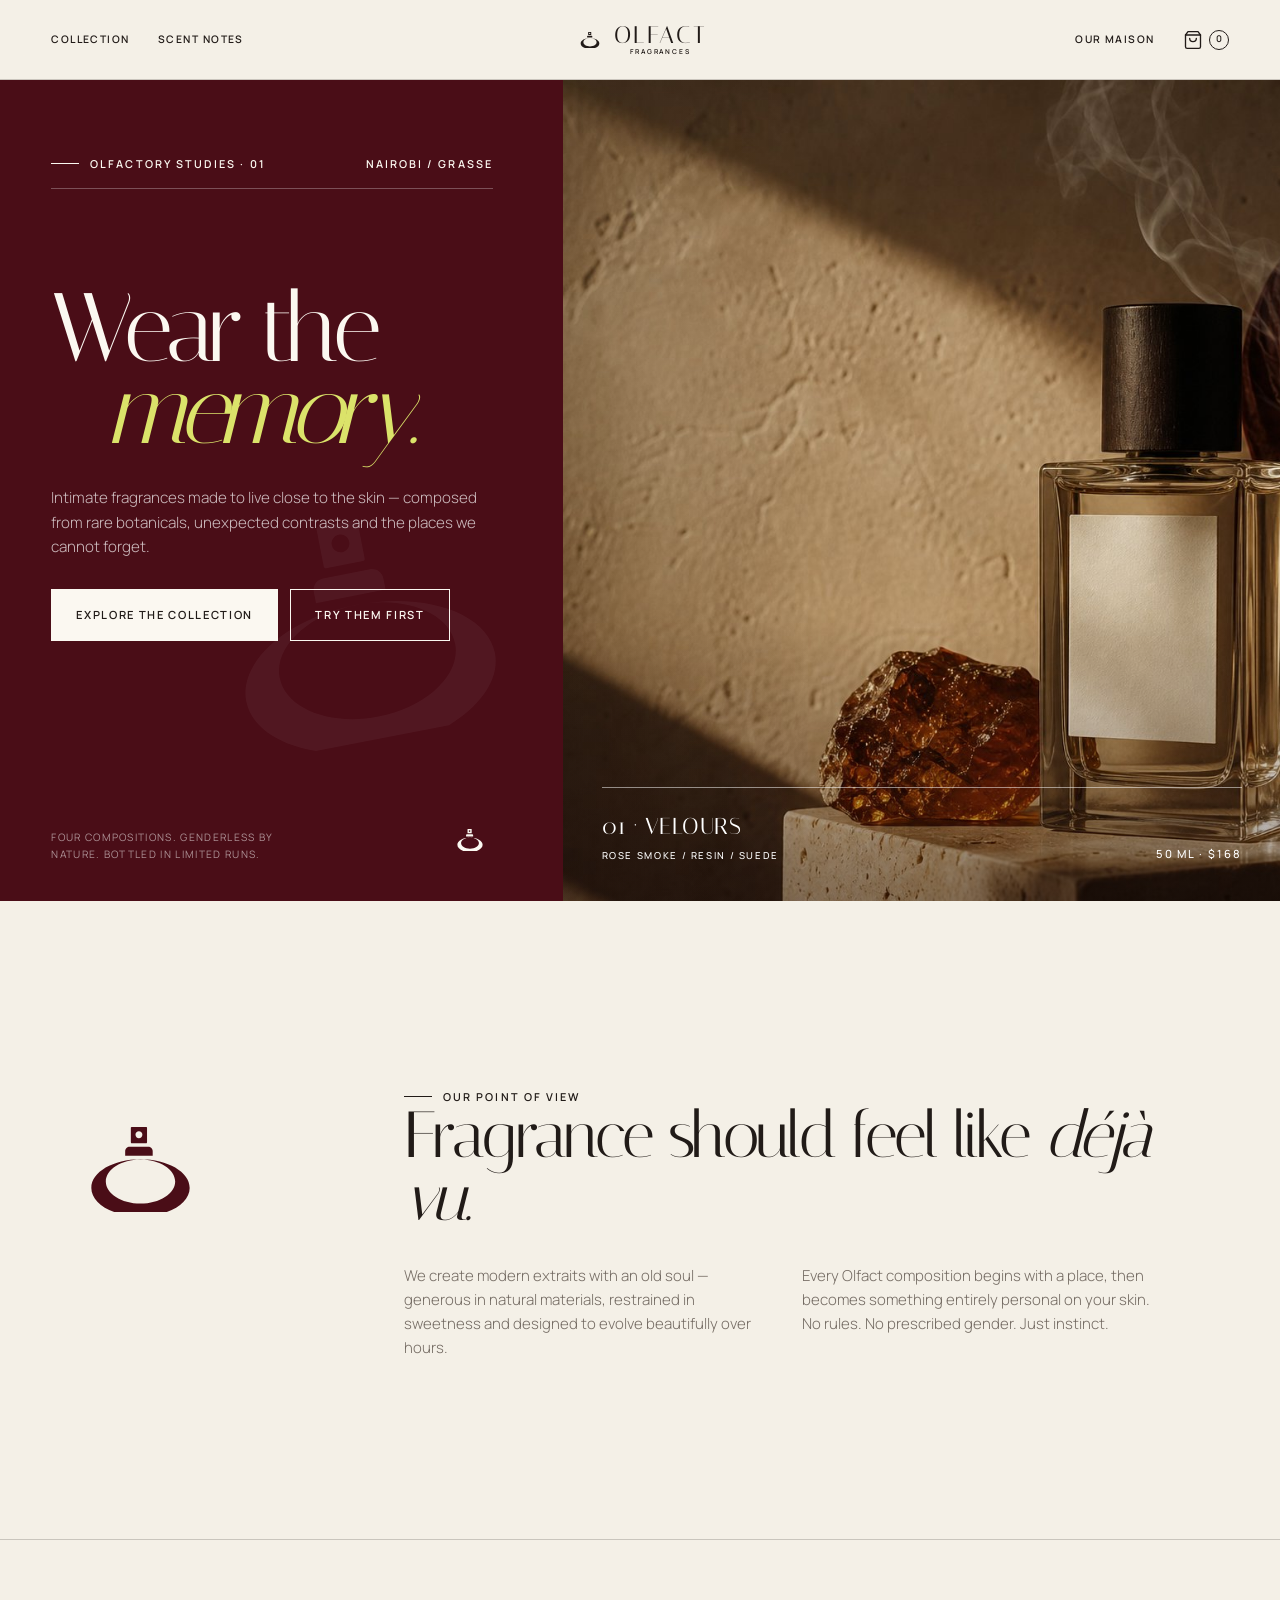
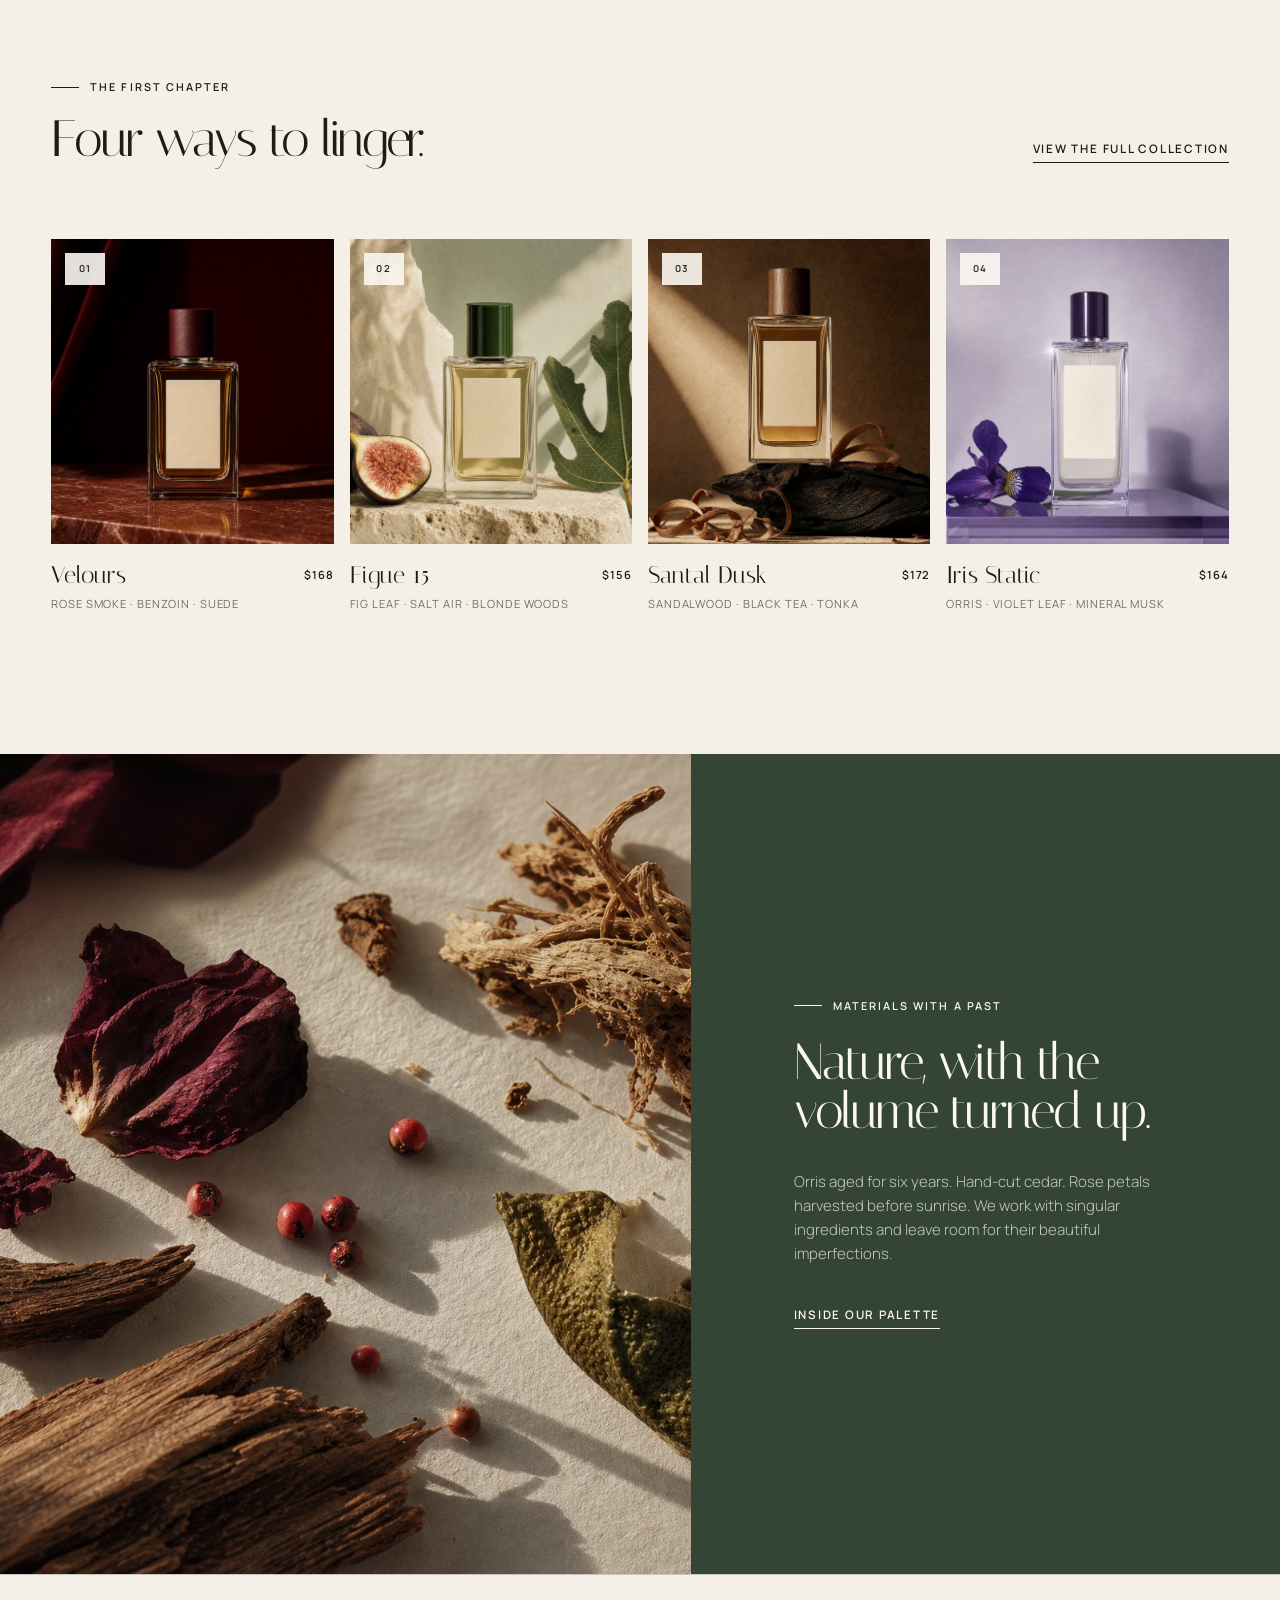
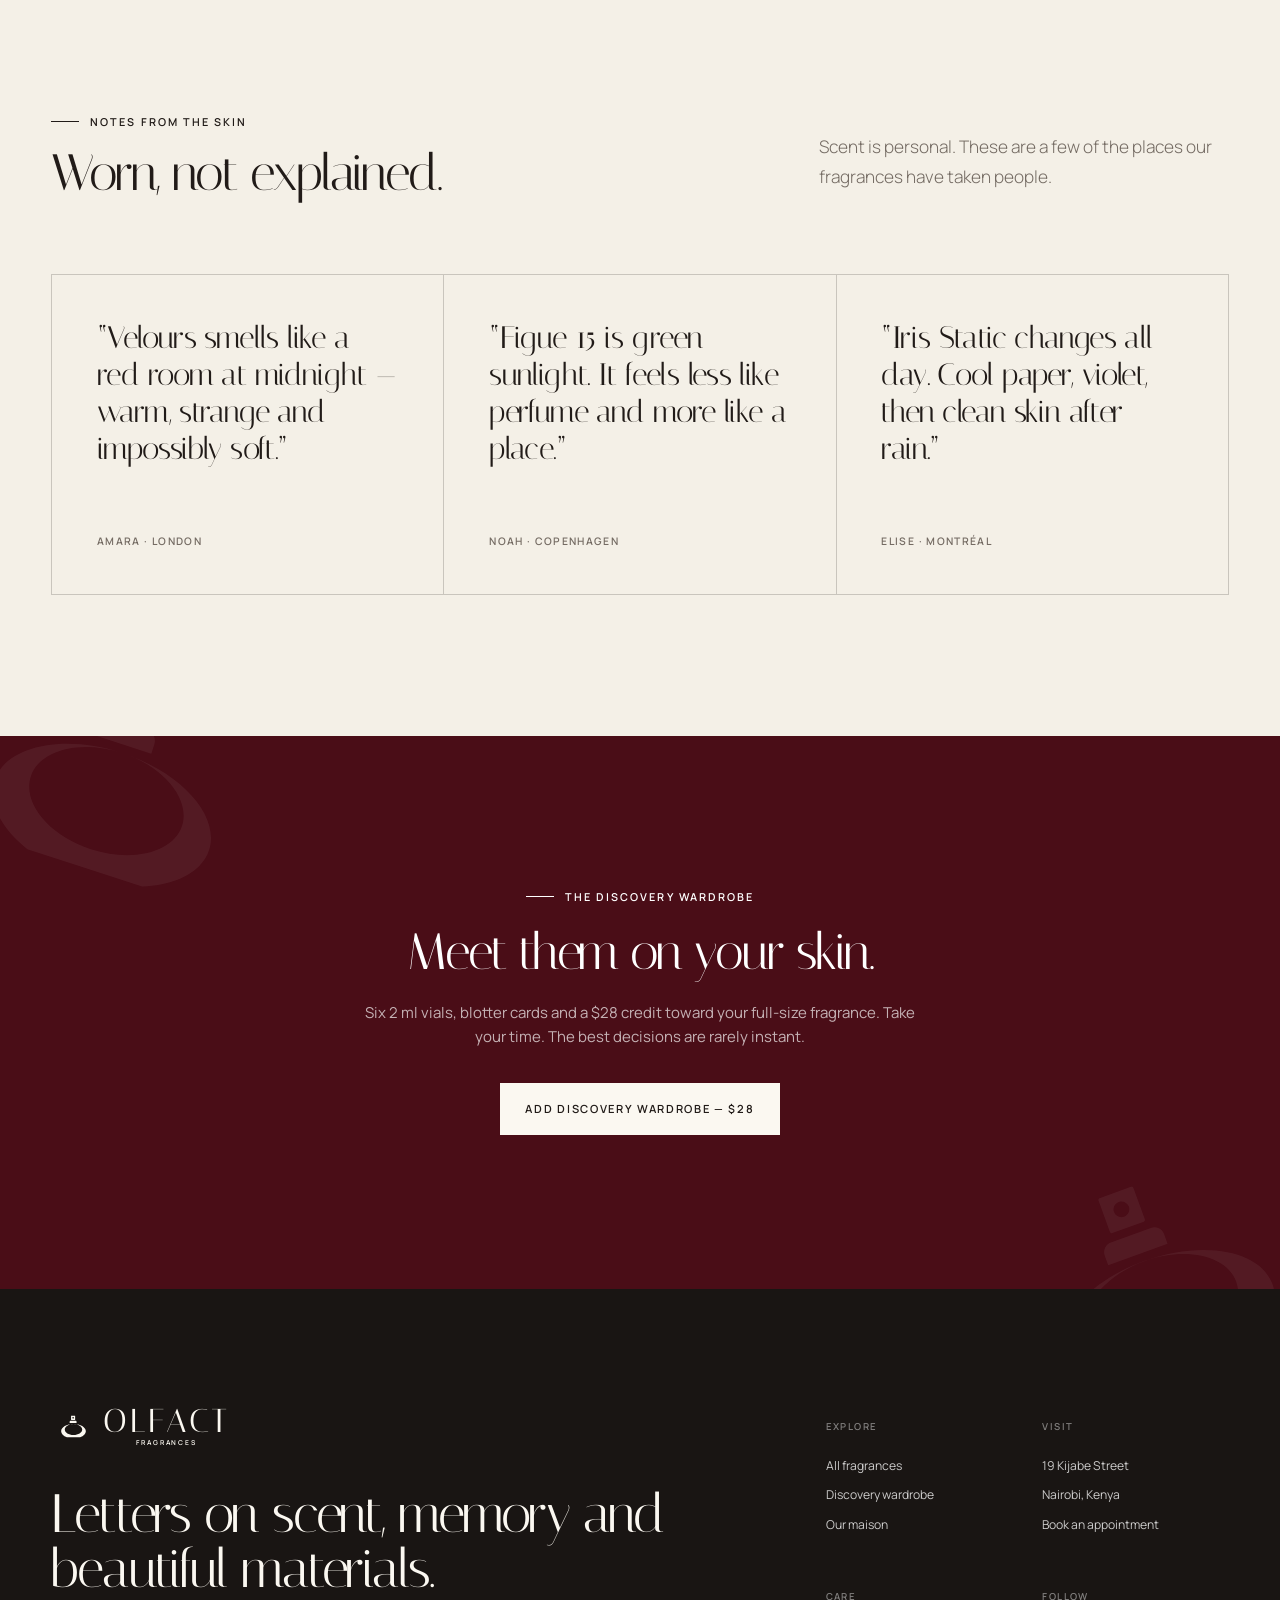
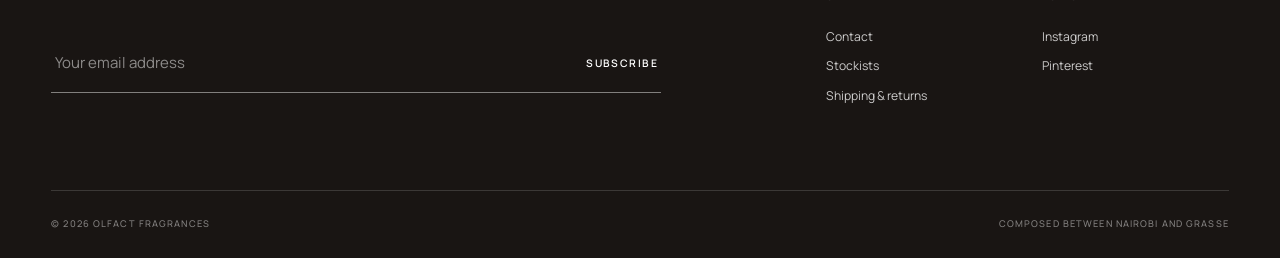
<file: index.html>
<!doctype html>
<html lang="en">
<head>
  <meta charset="UTF-8">
  <meta name="viewport" content="width=device-width, initial-scale=1.0">
  <meta name="theme-color" content="#4a0d17">
  <meta name="description" content="Olfact Fragrances creates slow, evocative eau de parfums shaped by memory, nature and the art of composition.">
  <meta property="og:title" content="Olfact Fragrances — Wear the memory">
  <meta property="og:description" content="Independent fragrances composed slowly between Nairobi and Grasse.">
  <meta property="og:image" content="assets/images/hero-olfact.jpg">
  <meta property="og:type" content="website">
  <title>Olfact Fragrances — Wear the memory</title>
  <link rel="icon" href="assets/olfact-mark.svg" type="image/svg+xml">
  <link rel="preconnect" href="https://fonts.googleapis.com">
  <link rel="preconnect" href="https://fonts.gstatic.com" crossorigin>
  <link rel="stylesheet" href="styles.css">
  <script src="script.js" defer></script>
</head>
<body data-page="home">
  <a class="skip-link" href="#main-content">Skip to content</a>

  <header class="site-header">
    <div class="header-inner">
      <nav class="header-nav" aria-label="Primary navigation">
        <a href="collection.html">Collection</a>
        <a href="collection.html#notes">Scent notes</a>
      </nav>
      <button class="mobile-menu-button" type="button" aria-expanded="false" aria-controls="mobile-navigation" aria-label="Open menu">
        <svg class="header-icon header-icon--menu" width="20" height="20" viewBox="0 0 24 24" fill="none" stroke="currentColor" stroke-width="1.6" stroke-linecap="round" stroke-linejoin="round" aria-hidden="true">
          <line x1="4" y1="6" x2="20" y2="6"></line>
          <line x1="4" y1="12" x2="20" y2="12"></line>
          <line x1="4" y1="18" x2="20" y2="18"></line>
        </svg>
        <span class="sr-only">Menu</span>
      </button>
      <a class="brand" href="index.html" aria-label="Olfact Fragrances home">
        <span class="mark-icon" aria-hidden="true"></span>
        <span>
          <span class="brand-word">OLFACT</span>
          <span class="brand-sub">FRAGRANCES</span>
        </span>
      </a>
      <nav class="header-nav header-nav--right" aria-label="Secondary navigation">
        <a href="maison.html">Our maison</a>
        <button class="header-action js-bag-open" type="button" aria-haspopup="dialog" aria-label="Shopping bag">
          <svg class="header-icon header-icon--bag" width="20" height="20" viewBox="0 0 24 24" fill="none" stroke="currentColor" stroke-width="1.6" stroke-linecap="round" stroke-linejoin="round" aria-hidden="true">
            <path d="M6 2 3 6v14a2 2 0 0 0 2 2h14a2 2 0 0 0 2-2V6l-3-4Z"></path>
            <line x1="3" y1="6" x2="21" y2="6"></line>
            <path d="M16 10a4 4 0 0 1-8 0"></path>
          </svg>
          <span class="bag-label sr-only">Bag</span>
          <span class="bag-count">0</span>
        </button>
      </nav>
      <button class="header-action mobile-bag js-bag-open" type="button" aria-haspopup="dialog" aria-label="Shopping bag">
        <svg class="header-icon header-icon--bag" width="20" height="20" viewBox="0 0 24 24" fill="none" stroke="currentColor" stroke-width="1.6" stroke-linecap="round" stroke-linejoin="round" aria-hidden="true">
            <path d="M6 2 3 6v14a2 2 0 0 0 2 2h14a2 2 0 0 0 2-2V6l-3-4Z"></path>
            <line x1="3" y1="6" x2="21" y2="6"></line>
            <path d="M16 10a4 4 0 0 1-8 0"></path>
        </svg>
        <span class="bag-label sr-only">Bag</span>
        <span class="bag-count">0</span>
      </button>
    </div>
  </header>

  <nav class="mobile-nav" id="mobile-navigation" aria-label="Mobile navigation" aria-hidden="true">
    <div class="mobile-nav-head">
      <a class="brand" href="index.html" aria-label="Olfact Fragrances home">
        <span class="mark-icon" aria-hidden="true"></span>
        <span class="brand-word">OLFACT</span>
      </a>
      <button class="mobile-nav-close" type="button">Close</button>
    </div>
    <div class="mobile-nav-links">
      <a href="index.html" aria-current="page">Home</a>
      <a href="collection.html">Collection</a>
      <a href="maison.html">Our maison</a>
    </div>
    <div class="mobile-nav-foot"><span>Nairobi</span><span>Grasse</span><span>Est. 2024</span></div>
  </nav>

  <main id="main-content">
    <section class="hero-home" aria-labelledby="home-hero-title">
      <div class="hero-copy">
        <div>
          <div class="hero-kicker">
            <span class="eyebrow">Olfactory studies · 01</span>
            <span class="micro-label">Nairobi / Grasse</span>
          </div>
          <h1 class="hero-title" id="home-hero-title">Wear the <em>memory.</em></h1>
          <p class="hero-lede">Intimate fragrances made to live close to the skin — composed from rare botanicals, unexpected contrasts and the places we cannot forget.</p>
          <div class="hero-actions">
            <a class="button button--paper" href="collection.html">Explore the collection</a>
            <button class="button button--outline" type="button" data-add-to-bag data-name="Discovery Wardrobe" data-price="28" data-image="assets/images/botanicals.jpg" data-size="Six 2 ml vials">Try them first</button>
          </div>
        </div>
        <div class="hero-foot">
          <p>Four compositions. Genderless by nature. Bottled in limited runs.</p>
          <span class="mark-icon" aria-hidden="true" style="width:46px"></span>
        </div>
      </div>
      <div class="hero-visual">
        <img src="assets/images/hero-olfact.jpg" alt="Olfact fragrance bottle beside amber resin and a burgundy anthurium" fetchpriority="high">
        <div class="hero-product-tag">
          <span><strong>01 · Velours</strong>Rose smoke / Resin / Suede</span>
          <span class="hero-price">50 ml · $168</span>
        </div>
      </div>
    </section>

    <section class="shell intro-statement" aria-labelledby="intro-title">
      <div class="reveal"><span class="mark-icon" aria-hidden="true"></span></div>
      <div class="intro-statement-copy reveal reveal-delay-1">
        <span class="eyebrow">Our point of view</span>
        <h2 class="section-title" id="intro-title">Fragrance should feel like <em>déjà vu.</em></h2>
        <div class="intro-statement-meta">
          <p>We create modern extraits with an old soul — generous in natural materials, restrained in sweetness and designed to evolve beautifully over hours.</p>
          <p>Every Olfact composition begins with a place, then becomes something entirely personal on your skin. No rules. No prescribed gender. Just instinct.</p>
        </div>
      </div>
    </section>

    <section class="product-section section-pad" aria-labelledby="featured-title">
      <div class="shell">
        <div class="section-head reveal">
          <div class="section-head-copy">
            <span class="eyebrow">The first chapter</span>
            <h2 class="section-title section-title--small" id="featured-title">Four ways to linger.</h2>
          </div>
          <a class="text-link" href="collection.html">View the full collection</a>
        </div>

        <div class="product-grid">
          <article class="product-card reveal" data-family="floral amber">
            <div class="product-media">
              <img src="assets/images/no-01-velours.jpg" alt="Velours fragrance bottle on oxblood stone" loading="lazy">
              <span class="product-number">01</span>
              <button class="product-quick-add" type="button" data-add-to-bag data-name="01 · Velours" data-price="168" data-image="assets/images/no-01-velours.jpg" data-size="Eau de parfum · 50 ml">Add 50 ml — $168</button>
            </div>
            <div class="product-info">
              <h3 class="product-name">Velours</h3><span class="product-price">$168</span>
              <p class="product-notes">Rose smoke · Benzoin · Suede</p>
            </div>
          </article>

          <article class="product-card reveal reveal-delay-1" data-family="green fresh">
            <div class="product-media">
              <img src="assets/images/no-02-figue.jpg" alt="Figue 15 fragrance bottle with fresh figs and a fig leaf" loading="lazy">
              <span class="product-number">02</span>
              <button class="product-quick-add" type="button" data-add-to-bag data-name="02 · Figue 15" data-price="156" data-image="assets/images/no-02-figue.jpg" data-size="Eau de parfum · 50 ml">Add 50 ml — $156</button>
            </div>
            <div class="product-info">
              <h3 class="product-name">Figue 15</h3><span class="product-price">$156</span>
              <p class="product-notes">Fig leaf · Salt air · Blonde woods</p>
            </div>
          </article>

          <article class="product-card reveal" data-family="woody amber">
            <div class="product-media">
              <img src="assets/images/no-03-santal.jpg" alt="Santal Dusk fragrance bottle with sandalwood curls" loading="lazy">
              <span class="product-number">03</span>
              <button class="product-quick-add" type="button" data-add-to-bag data-name="03 · Santal Dusk" data-price="172" data-image="assets/images/no-03-santal.jpg" data-size="Eau de parfum · 50 ml">Add 50 ml — $172</button>
            </div>
            <div class="product-info">
              <h3 class="product-name">Santal Dusk</h3><span class="product-price">$172</span>
              <p class="product-notes">Sandalwood · Black tea · Tonka</p>
            </div>
          </article>

          <article class="product-card reveal reveal-delay-1" data-family="floral fresh">
            <div class="product-media">
              <img src="assets/images/no-04-iris.jpg" alt="Iris Static fragrance bottle and violet iris on a mirrored plinth" loading="lazy">
              <span class="product-number">04</span>
              <button class="product-quick-add" type="button" data-add-to-bag data-name="04 · Iris Static" data-price="164" data-image="assets/images/no-04-iris.jpg" data-size="Eau de parfum · 50 ml">Add 50 ml — $164</button>
            </div>
            <div class="product-info">
              <h3 class="product-name">Iris Static</h3><span class="product-price">$164</span>
              <p class="product-notes">Orris · Violet leaf · Mineral musk</p>
            </div>
          </article>
        </div>
      </div>
    </section>

    <section class="editorial-split" aria-labelledby="materials-title">
      <div class="editorial-image">
        <img src="assets/images/botanicals.jpg" alt="Orris root, cedar, rose petals and pink pepper arranged on handmade paper" loading="lazy">
      </div>
      <div class="editorial-copy reveal">
        <span class="eyebrow">Materials with a past</span>
        <h2 class="section-title section-title--small" id="materials-title">Nature, with the volume turned up.</h2>
        <p>Orris aged for six years. Hand-cut cedar. Rose petals harvested before sunrise. We work with singular ingredients and leave room for their beautiful imperfections.</p>
        <a class="text-link" href="maison.html#materials">Inside our palette</a>
      </div>
    </section>

    <section class="testimonial-section section-pad" aria-labelledby="voices-title">
      <div class="shell">
        <div class="section-head reveal">
          <div class="section-head-copy">
            <span class="eyebrow">Notes from the skin</span>
            <h2 class="section-title section-title--small" id="voices-title">Worn, not explained.</h2>
          </div>
          <p class="lede">Scent is personal. These are a few of the places our fragrances have taken people.</p>
        </div>
        <div class="quote-grid">
          <article class="quote-card reveal">
            <blockquote>“Velours smells like a red room at midnight — warm, strange and impossibly soft.”</blockquote>
            <footer>Amara · London</footer>
          </article>
          <article class="quote-card reveal reveal-delay-1">
            <blockquote>“Figue 15 is green sunlight. It feels less like perfume and more like a place.”</blockquote>
            <footer>Noah · Copenhagen</footer>
          </article>
          <article class="quote-card reveal reveal-delay-2">
            <blockquote>“Iris Static changes all day. Cool paper, violet, then clean skin after rain.”</blockquote>
            <footer>Elise · Montréal</footer>
          </article>
        </div>
      </div>
    </section>

    <section class="discovery-banner" aria-labelledby="discovery-title">
      <div class="discovery-banner-inner reveal">
        <span class="eyebrow">The discovery wardrobe</span>
        <h2 class="section-title section-title--small" id="discovery-title">Meet them on your skin.</h2>
        <p>Six 2 ml vials, blotter cards and a $28 credit toward your full-size fragrance. Take your time. The best decisions are rarely instant.</p>
        <button class="button button--paper" type="button" data-add-to-bag data-name="Discovery Wardrobe" data-price="28" data-image="assets/images/botanicals.jpg" data-size="Six 2 ml vials">Add discovery wardrobe — $28</button>
      </div>
    </section>
  </main>

  <footer class="site-footer">
    <div class="shell footer-main">
      <div class="footer-brand">
        <a class="brand" href="index.html" aria-label="Olfact Fragrances home">
          <span class="mark-icon" aria-hidden="true"></span>
          <span><span class="brand-word">OLFACT</span><span class="brand-sub">FRAGRANCES</span></span>
        </a>
        <h2 class="footer-title">Letters on scent, memory and beautiful materials.</h2>
        <form class="newsletter-form" data-newsletter-form>
          <label class="sr-only" for="email-home">Email address</label>
          <input id="email-home" name="email" type="email" autocomplete="email" placeholder="Your email address" required>
          <button type="submit">Subscribe</button>
        </form>
        <p class="form-message" aria-live="polite"></p>
      </div>
      <div class="footer-links">
        <div class="footer-link-group">
          <h3>Explore</h3>
          <a href="collection.html">All fragrances</a>
          <a href="collection.html#discovery">Discovery wardrobe</a>
          <a href="maison.html">Our maison</a>
        </div>
        <div class="footer-link-group">
          <h3>Visit</h3>
          <span>19 Kijabe Street</span>
          <span>Nairobi, Kenya</span>
          <a href="mailto:bonjour@olfactfragrances.com">Book an appointment</a>
        </div>
        <div class="footer-link-group">
          <h3>Care</h3>
          <a href="mailto:care@olfactfragrances.com">Contact</a>
          <a href="maison.html#stockists">Stockists</a>
          <span>Shipping & returns</span>
        </div>
        <div class="footer-link-group">
          <h3>Follow</h3>
          <a href="https://www.instagram.com/" target="_blank" rel="noreferrer">Instagram</a>
          <a href="https://www.pinterest.com/" target="_blank" rel="noreferrer">Pinterest</a>
        </div>
      </div>
    </div>
    <div class="shell footer-bottom">
      <span>© <span data-current-year>2026</span> Olfact Fragrances</span>
      <span>Composed between Nairobi and Grasse</span>
    </div>
  </footer>

  <div class="drawer-scrim" data-drawer-scrim></div>
  <aside class="bag-drawer" role="dialog" aria-modal="true" aria-labelledby="bag-title" aria-hidden="true">
    <div class="drawer-header"><h2 id="bag-title">Your bag</h2><button class="drawer-close" type="button">Close</button></div>
    <div class="drawer-items" data-drawer-items></div>
    <div class="drawer-footer" data-drawer-footer></div>
  </aside>
  <div class="toast" role="status" aria-live="polite"></div>
</body>
</html>
</file>
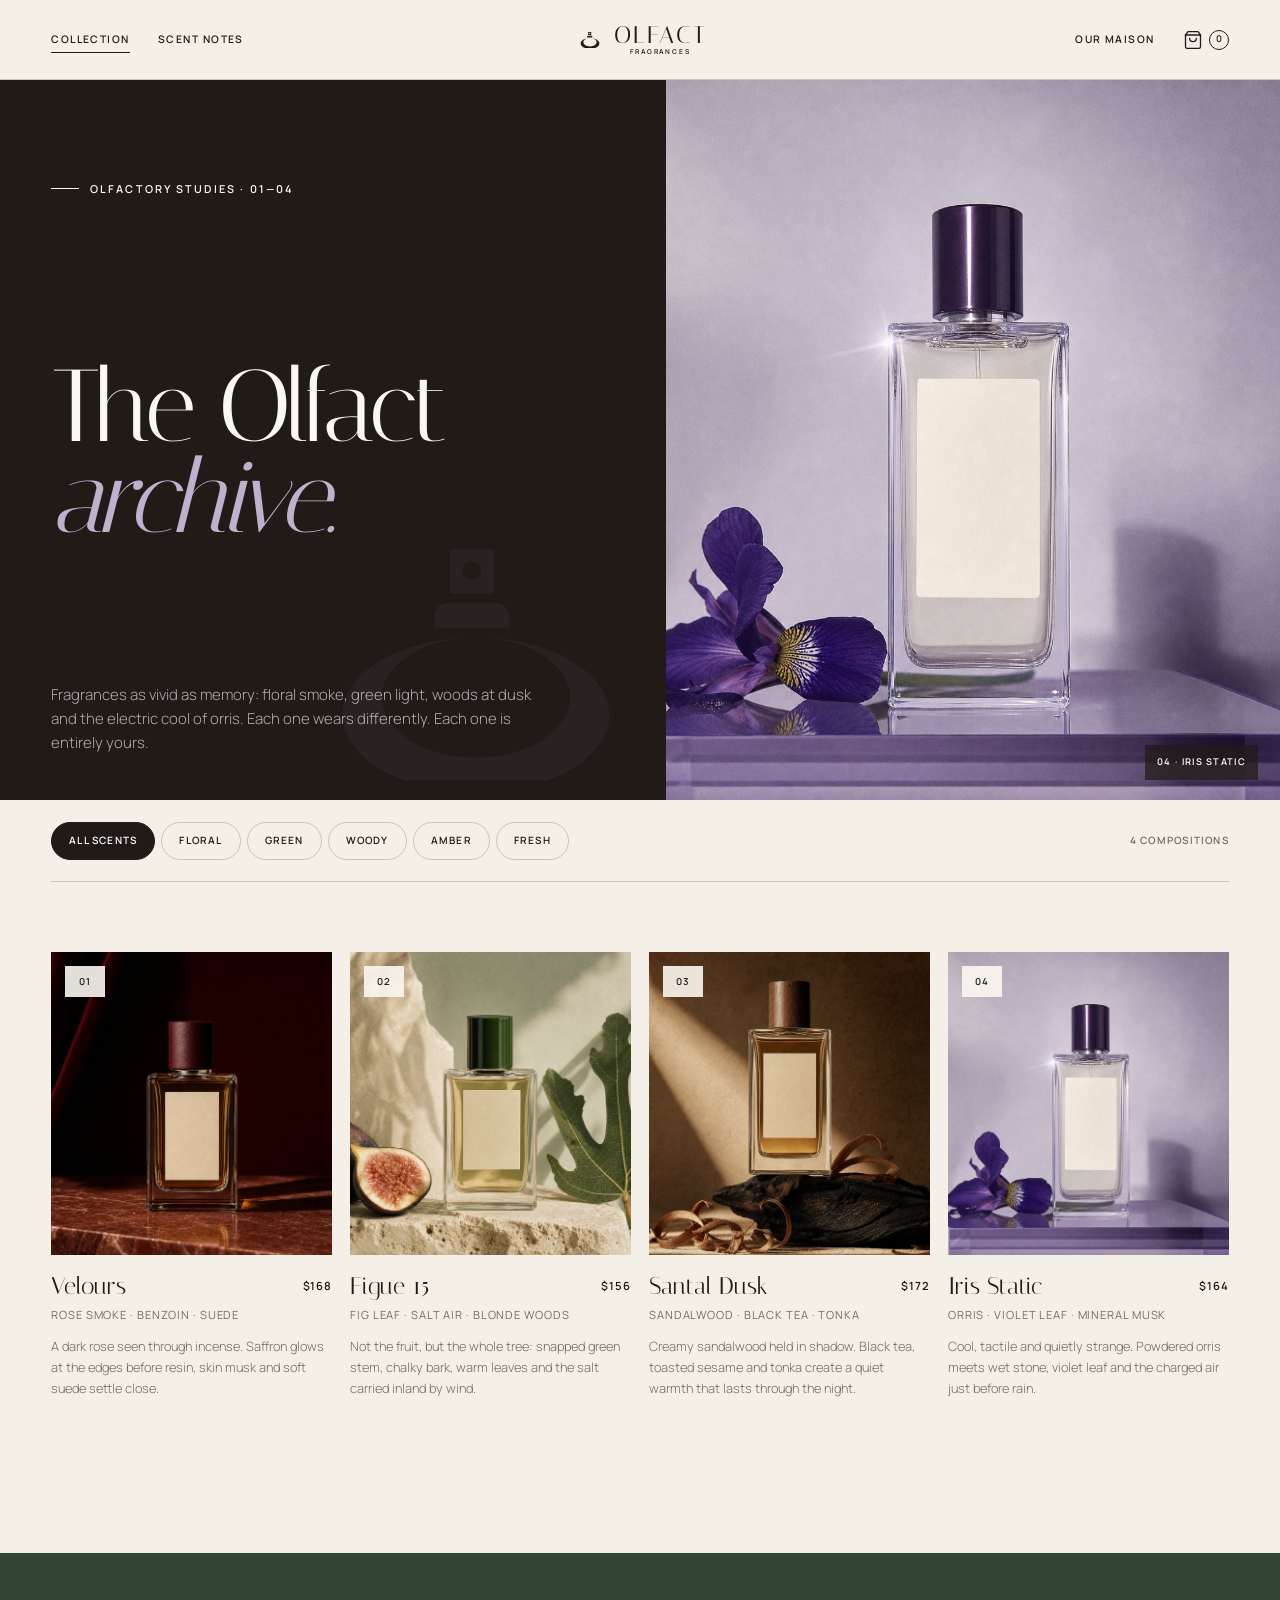
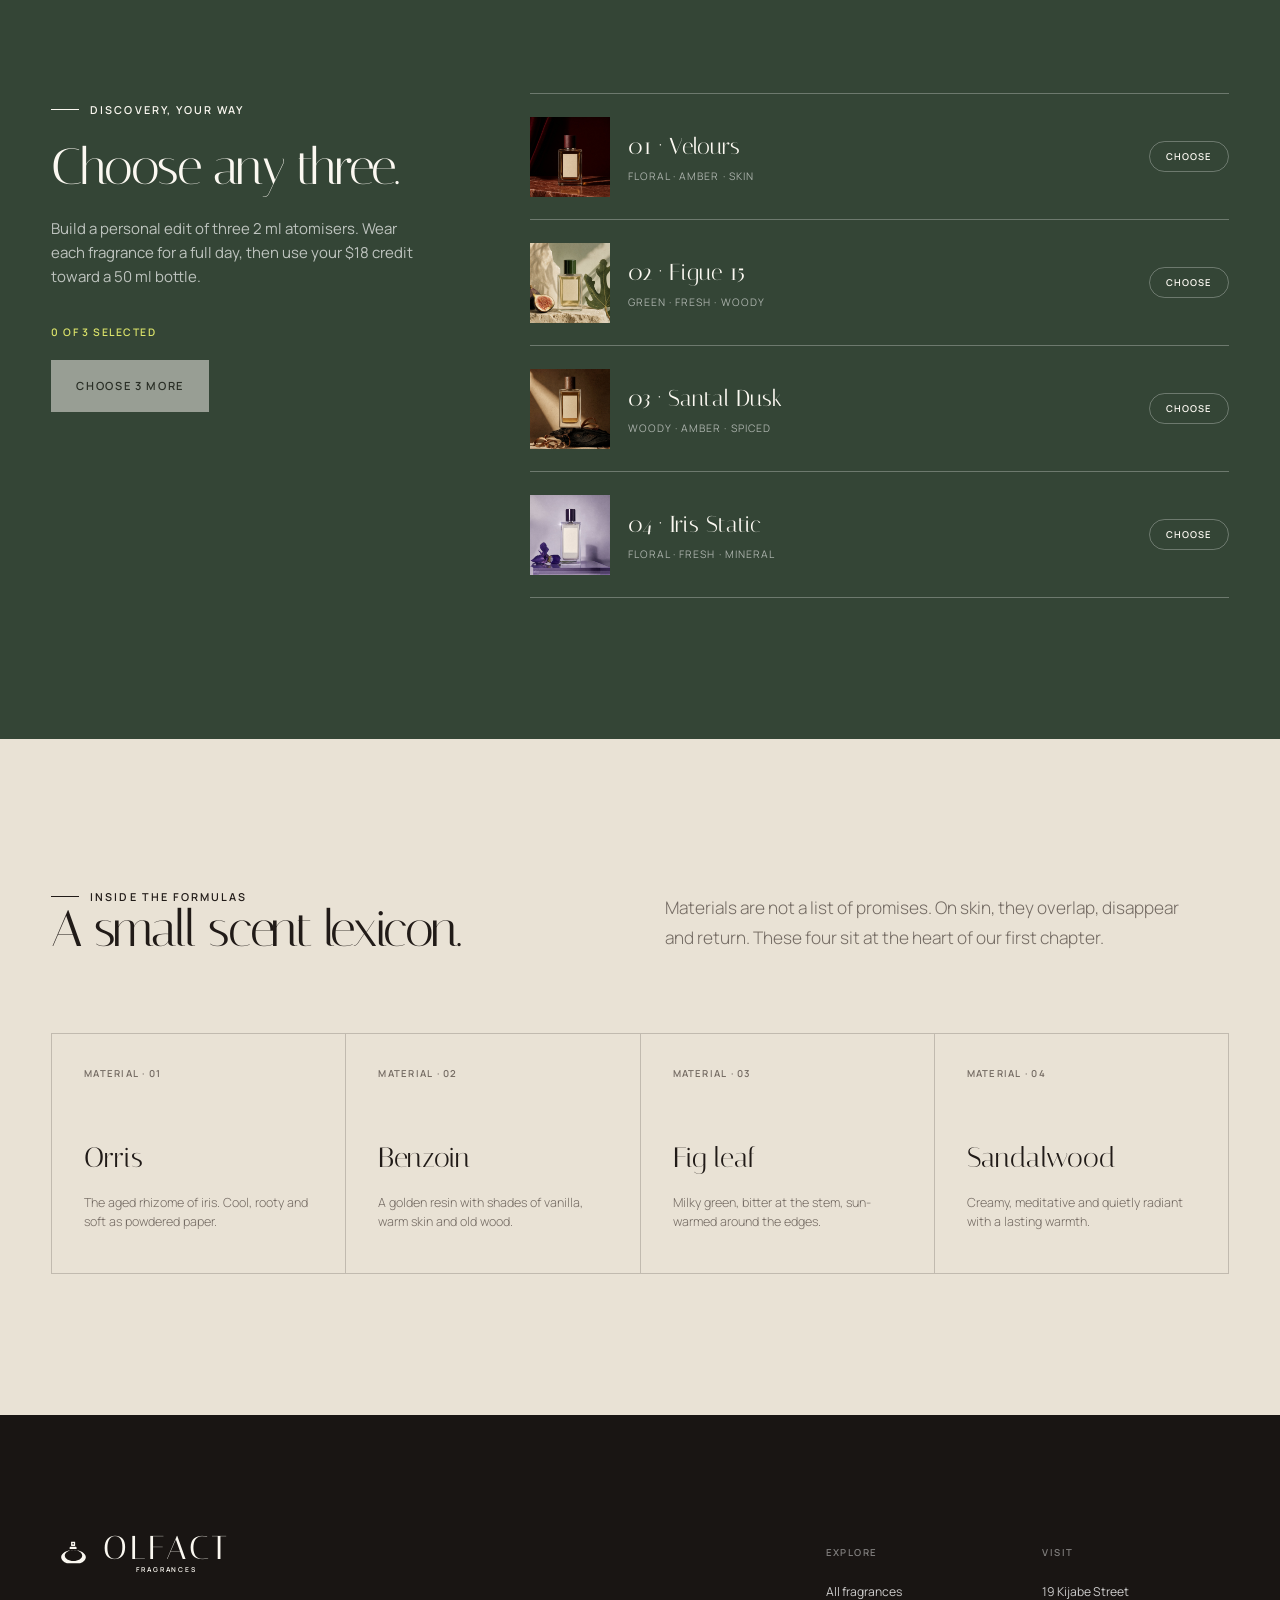
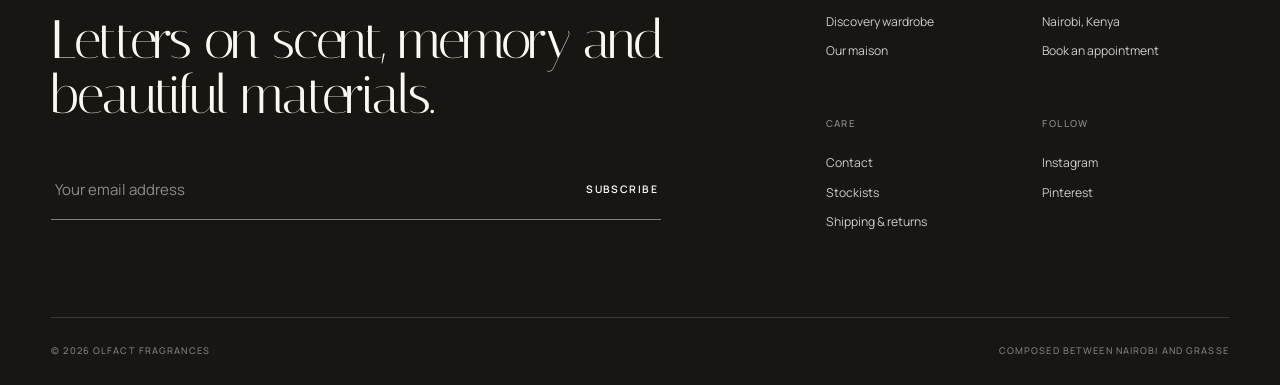
<file: collection.html>
<!doctype html>
<html lang="en">
<head>
  <meta charset="UTF-8">
  <meta name="viewport" content="width=device-width, initial-scale=1.0">
  <meta name="theme-color" content="#211b18">
  <meta name="description" content="Explore the complete Olfact fragrance collection — four evocative eau de parfums and a discovery wardrobe for sampling on skin.">
  <meta property="og:title" content="The Olfact Collection">
  <meta property="og:description" content="Four intimate, genderless fragrances made to live close to the skin.">
  <meta property="og:image" content="assets/images/no-04-iris.jpg">
  <meta property="og:type" content="website">
  <title>The Collection — Olfact Fragrances</title>
  <link rel="icon" href="assets/olfact-mark.svg" type="image/svg+xml">
  <link rel="preconnect" href="https://fonts.googleapis.com">
  <link rel="preconnect" href="https://fonts.gstatic.com" crossorigin>
  <link rel="stylesheet" href="styles.css">
  <script src="script.js" defer></script>
</head>
<body data-page="collection">
  <a class="skip-link" href="#main-content">Skip to content</a>

  <header class="site-header">
    <div class="header-inner">
      <nav class="header-nav" aria-label="Primary navigation">
        <a href="collection.html" aria-current="page">Collection</a>
        <a href="#notes">Scent notes</a>
      </nav>
      <button class="mobile-menu-button" type="button" aria-expanded="false" aria-controls="mobile-navigation" aria-label="Open menu">
        <svg class="header-icon header-icon--menu" width="20" height="20" viewBox="0 0 24 24" fill="none" stroke="currentColor" stroke-width="1.6" stroke-linecap="round" stroke-linejoin="round" aria-hidden="true">
          <line x1="4" y1="6" x2="20" y2="6"></line>
          <line x1="4" y1="12" x2="20" y2="12"></line>
          <line x1="4" y1="18" x2="20" y2="18"></line>
        </svg>
        <span class="sr-only">Menu</span>
      </button>
      <a class="brand" href="index.html" aria-label="Olfact Fragrances home">
        <span class="mark-icon" aria-hidden="true"></span>
        <span><span class="brand-word">OLFACT</span><span class="brand-sub">FRAGRANCES</span></span>
      </a>
      <nav class="header-nav header-nav--right" aria-label="Secondary navigation">
        <a href="maison.html">Our maison</a>
        <button class="header-action js-bag-open" type="button" aria-haspopup="dialog" aria-label="Shopping bag">
          <svg class="header-icon header-icon--bag" width="20" height="20" viewBox="0 0 24 24" fill="none" stroke="currentColor" stroke-width="1.6" stroke-linecap="round" stroke-linejoin="round" aria-hidden="true">
            <path d="M6 2 3 6v14a2 2 0 0 0 2 2h14a2 2 0 0 0 2-2V6l-3-4Z"></path>
            <line x1="3" y1="6" x2="21" y2="6"></line>
            <path d="M16 10a4 4 0 0 1-8 0"></path>
          </svg>
          <span class="bag-label sr-only">Bag</span>
          <span class="bag-count">0</span>
        </button>
      </nav>
      <button class="header-action mobile-bag js-bag-open" type="button" aria-haspopup="dialog" aria-label="Shopping bag">
        <svg class="header-icon header-icon--bag" width="20" height="20" viewBox="0 0 24 24" fill="none" stroke="currentColor" stroke-width="1.6" stroke-linecap="round" stroke-linejoin="round" aria-hidden="true">
          <path d="M6 2 3 6v14a2 2 0 0 0 2 2h14a2 2 0 0 0 2-2V6l-3-4Z"></path>
          <line x1="3" y1="6" x2="21" y2="6"></line>
          <path d="M16 10a4 4 0 0 1-8 0"></path>
        </svg>
        <span class="bag-label sr-only">Bag</span>
        <span class="bag-count">0</span>
      </button>
    </div>
  </header>

  <nav class="mobile-nav" id="mobile-navigation" aria-label="Mobile navigation" aria-hidden="true">
    <div class="mobile-nav-head">
      <a class="brand" href="index.html" aria-label="Olfact Fragrances home"><span class="mark-icon" aria-hidden="true"></span><span class="brand-word">OLFACT</span></a>
      <button class="mobile-nav-close" type="button">Close</button>
    </div>
    <div class="mobile-nav-links">
      <a href="index.html">Home</a>
      <a href="collection.html" aria-current="page">Collection</a>
      <a href="maison.html">Our maison</a>
    </div>
    <div class="mobile-nav-foot"><span>Nairobi</span><span>Grasse</span><span>Est. 2024</span></div>
  </nav>

  <main id="main-content">
    <section class="collection-mast" aria-labelledby="collection-title">
      <div class="collection-mast-copy">
        <span class="eyebrow">Olfactory studies · 01—04</span>
        <h1 class="display-title" id="collection-title">The Olfact <em>archive.</em></h1>
        <p>Fragrances as vivid as memory: floral smoke, green light, woods at dusk and the electric cool of orris. Each one wears differently. Each one is entirely yours.</p>
      </div>
      <div class="collection-mast-image">
        <img src="assets/images/no-04-iris.jpg" alt="Iris Static fragrance bottle in cool violet light" fetchpriority="high">
        <span class="collection-mast-caption">04 · Iris Static</span>
      </div>
    </section>

    <div class="shell collection-toolbar" aria-label="Filter fragrances">
      <div class="filter-list" role="group" aria-label="Scent family">
        <button class="filter-button is-active" type="button" data-filter="all" aria-pressed="true">All scents</button>
        <button class="filter-button" type="button" data-filter="floral" aria-pressed="false">Floral</button>
        <button class="filter-button" type="button" data-filter="green" aria-pressed="false">Green</button>
        <button class="filter-button" type="button" data-filter="woody" aria-pressed="false">Woody</button>
        <button class="filter-button" type="button" data-filter="amber" aria-pressed="false">Amber</button>
        <button class="filter-button" type="button" data-filter="fresh" aria-pressed="false">Fresh</button>
      </div>
      <span class="result-count" aria-live="polite">4 compositions</span>
    </div>

    <section class="collection-products shell" aria-label="Fragrance collection">
      <div class="product-grid">
        <article class="product-card reveal" data-family="floral amber">
          <div class="product-media">
            <img src="assets/images/no-01-velours.jpg" alt="Velours fragrance bottle on oxblood stone" loading="lazy">
            <span class="product-number">01</span>
            <button class="product-quick-add" type="button" data-add-to-bag data-name="01 · Velours" data-price="168" data-image="assets/images/no-01-velours.jpg" data-size="Eau de parfum · 50 ml">Add 50 ml — $168</button>
          </div>
          <div class="product-info">
            <h2 class="product-name">Velours</h2><span class="product-price">$168</span>
            <p class="product-notes">Rose smoke · Benzoin · Suede</p>
          </div>
          <p class="product-description">A dark rose seen through incense. Saffron glows at the edges before resin, skin musk and soft suede settle close.</p>
        </article>

        <article class="product-card reveal reveal-delay-1" data-family="green fresh">
          <div class="product-media">
            <img src="assets/images/no-02-figue.jpg" alt="Figue 15 fragrance bottle with fresh figs and a fig leaf" loading="lazy">
            <span class="product-number">02</span>
            <button class="product-quick-add" type="button" data-add-to-bag data-name="02 · Figue 15" data-price="156" data-image="assets/images/no-02-figue.jpg" data-size="Eau de parfum · 50 ml">Add 50 ml — $156</button>
          </div>
          <div class="product-info">
            <h2 class="product-name">Figue 15</h2><span class="product-price">$156</span>
            <p class="product-notes">Fig leaf · Salt air · Blonde woods</p>
          </div>
          <p class="product-description">Not the fruit, but the whole tree: snapped green stem, chalky bark, warm leaves and the salt carried inland by wind.</p>
        </article>

        <article class="product-card reveal" data-family="woody amber">
          <div class="product-media">
            <img src="assets/images/no-03-santal.jpg" alt="Santal Dusk fragrance bottle with sandalwood curls" loading="lazy">
            <span class="product-number">03</span>
            <button class="product-quick-add" type="button" data-add-to-bag data-name="03 · Santal Dusk" data-price="172" data-image="assets/images/no-03-santal.jpg" data-size="Eau de parfum · 50 ml">Add 50 ml — $172</button>
          </div>
          <div class="product-info">
            <h2 class="product-name">Santal Dusk</h2><span class="product-price">$172</span>
            <p class="product-notes">Sandalwood · Black tea · Tonka</p>
          </div>
          <p class="product-description">Creamy sandalwood held in shadow. Black tea, toasted sesame and tonka create a quiet warmth that lasts through the night.</p>
        </article>

        <article class="product-card reveal reveal-delay-1" data-family="floral fresh">
          <div class="product-media">
            <img src="assets/images/no-04-iris.jpg" alt="Iris Static fragrance bottle and violet iris on a mirrored plinth" loading="lazy">
            <span class="product-number">04</span>
            <button class="product-quick-add" type="button" data-add-to-bag data-name="04 · Iris Static" data-price="164" data-image="assets/images/no-04-iris.jpg" data-size="Eau de parfum · 50 ml">Add 50 ml — $164</button>
          </div>
          <div class="product-info">
            <h2 class="product-name">Iris Static</h2><span class="product-price">$164</span>
            <p class="product-notes">Orris · Violet leaf · Mineral musk</p>
          </div>
          <p class="product-description">Cool, tactile and quietly strange. Powdered orris meets wet stone, violet leaf and the charged air just before rain.</p>
        </article>
      </div>
    </section>

    <section class="sample-builder" id="discovery" aria-labelledby="builder-title">
      <div class="shell sample-builder-inner">
        <div class="sample-builder-copy reveal">
          <span class="eyebrow">Discovery, your way</span>
          <h2 class="section-title section-title--small" id="builder-title">Choose any three.</h2>
          <p>Build a personal edit of three 2 ml atomisers. Wear each fragrance for a full day, then use your $18 credit toward a 50 ml bottle.</p>
          <span class="sample-status" aria-live="polite">0 of 3 selected</span>
          <button class="button button--paper sample-add-button" type="button" disabled>Choose three scents</button>
        </div>
        <div class="sample-options" role="group" aria-label="Choose three fragrance samples">
          <button class="sample-option" type="button" data-sample="Velours" aria-pressed="false">
            <span class="sample-option-image"><img src="assets/images/no-01-velours.jpg" alt="" loading="lazy"></span>
            <span class="sample-option-copy"><span class="sample-option-title">01 · Velours</span><span class="sample-option-notes">Floral · Amber · Skin</span></span>
            <span class="sample-option-state">Choose</span>
          </button>
          <button class="sample-option" type="button" data-sample="Figue 15" aria-pressed="false">
            <span class="sample-option-image"><img src="assets/images/no-02-figue.jpg" alt="" loading="lazy"></span>
            <span class="sample-option-copy"><span class="sample-option-title">02 · Figue 15</span><span class="sample-option-notes">Green · Fresh · Woody</span></span>
            <span class="sample-option-state">Choose</span>
          </button>
          <button class="sample-option" type="button" data-sample="Santal Dusk" aria-pressed="false">
            <span class="sample-option-image"><img src="assets/images/no-03-santal.jpg" alt="" loading="lazy"></span>
            <span class="sample-option-copy"><span class="sample-option-title">03 · Santal Dusk</span><span class="sample-option-notes">Woody · Amber · Spiced</span></span>
            <span class="sample-option-state">Choose</span>
          </button>
          <button class="sample-option" type="button" data-sample="Iris Static" aria-pressed="false">
            <span class="sample-option-image"><img src="assets/images/no-04-iris.jpg" alt="" loading="lazy"></span>
            <span class="sample-option-copy"><span class="sample-option-title">04 · Iris Static</span><span class="sample-option-notes">Floral · Fresh · Mineral</span></span>
            <span class="sample-option-state">Choose</span>
          </button>
        </div>
      </div>
    </section>

    <section class="notes-section section-pad" id="notes" aria-labelledby="notes-title">
      <div class="shell">
        <div class="notes-intro reveal">
          <div>
            <span class="eyebrow">Inside the formulas</span>
            <h2 class="section-title section-title--small" id="notes-title">A small scent lexicon.</h2>
          </div>
          <p class="lede">Materials are not a list of promises. On skin, they overlap, disappear and return. These four sit at the heart of our first chapter.</p>
        </div>
        <div class="notes-grid">
          <article class="note-card reveal"><span class="note-card-index">MATERIAL · 01</span><h3>Orris</h3><p>The aged rhizome of iris. Cool, rooty and soft as powdered paper.</p></article>
          <article class="note-card reveal reveal-delay-1"><span class="note-card-index">MATERIAL · 02</span><h3>Benzoin</h3><p>A golden resin with shades of vanilla, warm skin and old wood.</p></article>
          <article class="note-card reveal"><span class="note-card-index">MATERIAL · 03</span><h3>Fig leaf</h3><p>Milky green, bitter at the stem, sun-warmed around the edges.</p></article>
          <article class="note-card reveal reveal-delay-1"><span class="note-card-index">MATERIAL · 04</span><h3>Sandalwood</h3><p>Creamy, meditative and quietly radiant with a lasting warmth.</p></article>
        </div>
      </div>
    </section>
  </main>

  <footer class="site-footer">
    <div class="shell footer-main">
      <div class="footer-brand">
        <a class="brand" href="index.html" aria-label="Olfact Fragrances home">
          <span class="mark-icon" aria-hidden="true"></span>
          <span><span class="brand-word">OLFACT</span><span class="brand-sub">FRAGRANCES</span></span>
        </a>
        <h2 class="footer-title">Letters on scent, memory and beautiful materials.</h2>
        <form class="newsletter-form" data-newsletter-form>
          <label class="sr-only" for="email-collection">Email address</label>
          <input id="email-collection" name="email" type="email" autocomplete="email" placeholder="Your email address" required>
          <button type="submit">Subscribe</button>
        </form>
        <p class="form-message" aria-live="polite"></p>
      </div>
      <div class="footer-links">
        <div class="footer-link-group"><h3>Explore</h3><a href="collection.html">All fragrances</a><a href="#discovery">Discovery wardrobe</a><a href="maison.html">Our maison</a></div>
        <div class="footer-link-group"><h3>Visit</h3><span>19 Kijabe Street</span><span>Nairobi, Kenya</span><a href="mailto:bonjour@olfactfragrances.com">Book an appointment</a></div>
        <div class="footer-link-group"><h3>Care</h3><a href="mailto:care@olfactfragrances.com">Contact</a><a href="maison.html#stockists">Stockists</a><span>Shipping & returns</span></div>
        <div class="footer-link-group"><h3>Follow</h3><a href="https://www.instagram.com/" target="_blank" rel="noreferrer">Instagram</a><a href="https://www.pinterest.com/" target="_blank" rel="noreferrer">Pinterest</a></div>
      </div>
    </div>
    <div class="shell footer-bottom"><span>© <span data-current-year>2026</span> Olfact Fragrances</span><span>Composed between Nairobi and Grasse</span></div>
  </footer>

  <div class="drawer-scrim" data-drawer-scrim></div>
  <aside class="bag-drawer" role="dialog" aria-modal="true" aria-labelledby="bag-title" aria-hidden="true">
    <div class="drawer-header"><h2 id="bag-title">Your bag</h2><button class="drawer-close" type="button">Close</button></div>
    <div class="drawer-items" data-drawer-items></div>
    <div class="drawer-footer" data-drawer-footer></div>
  </aside>
  <div class="toast" role="status" aria-live="polite"></div>
</body>
</html>
</file>
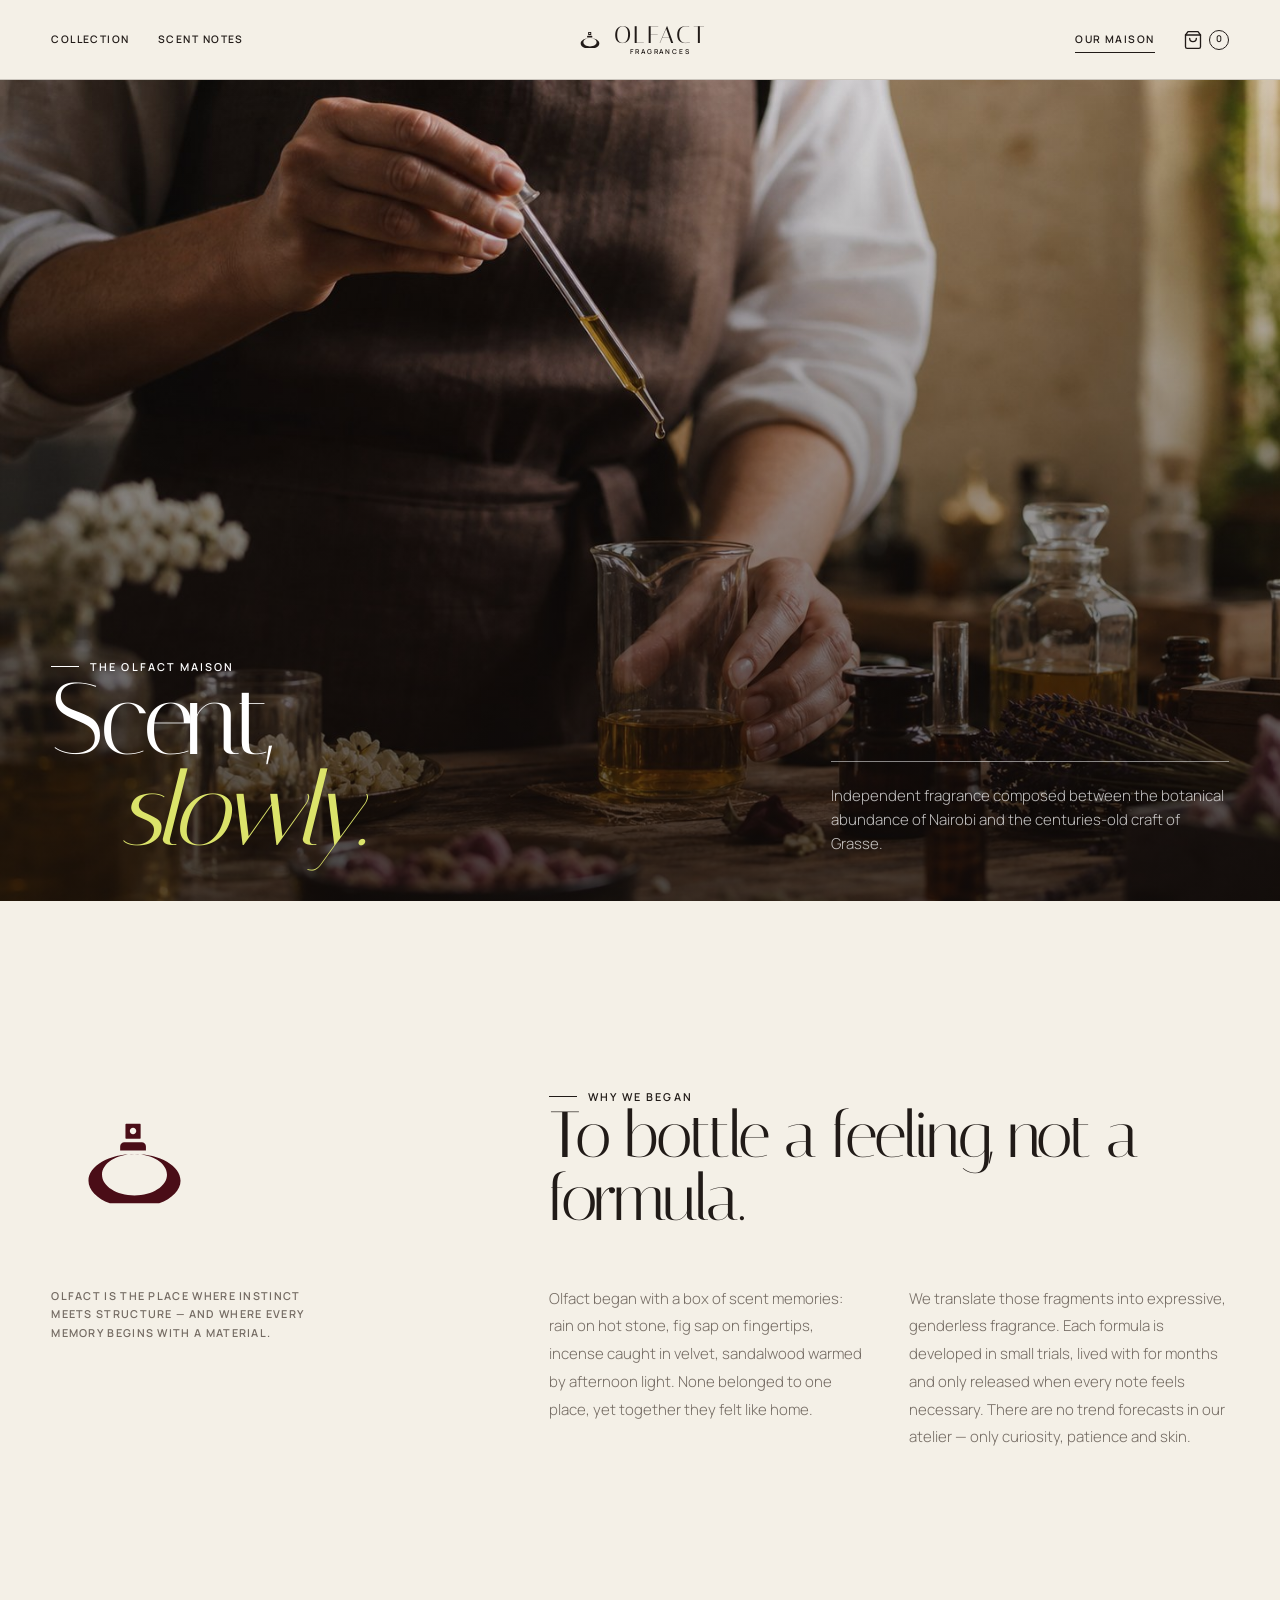
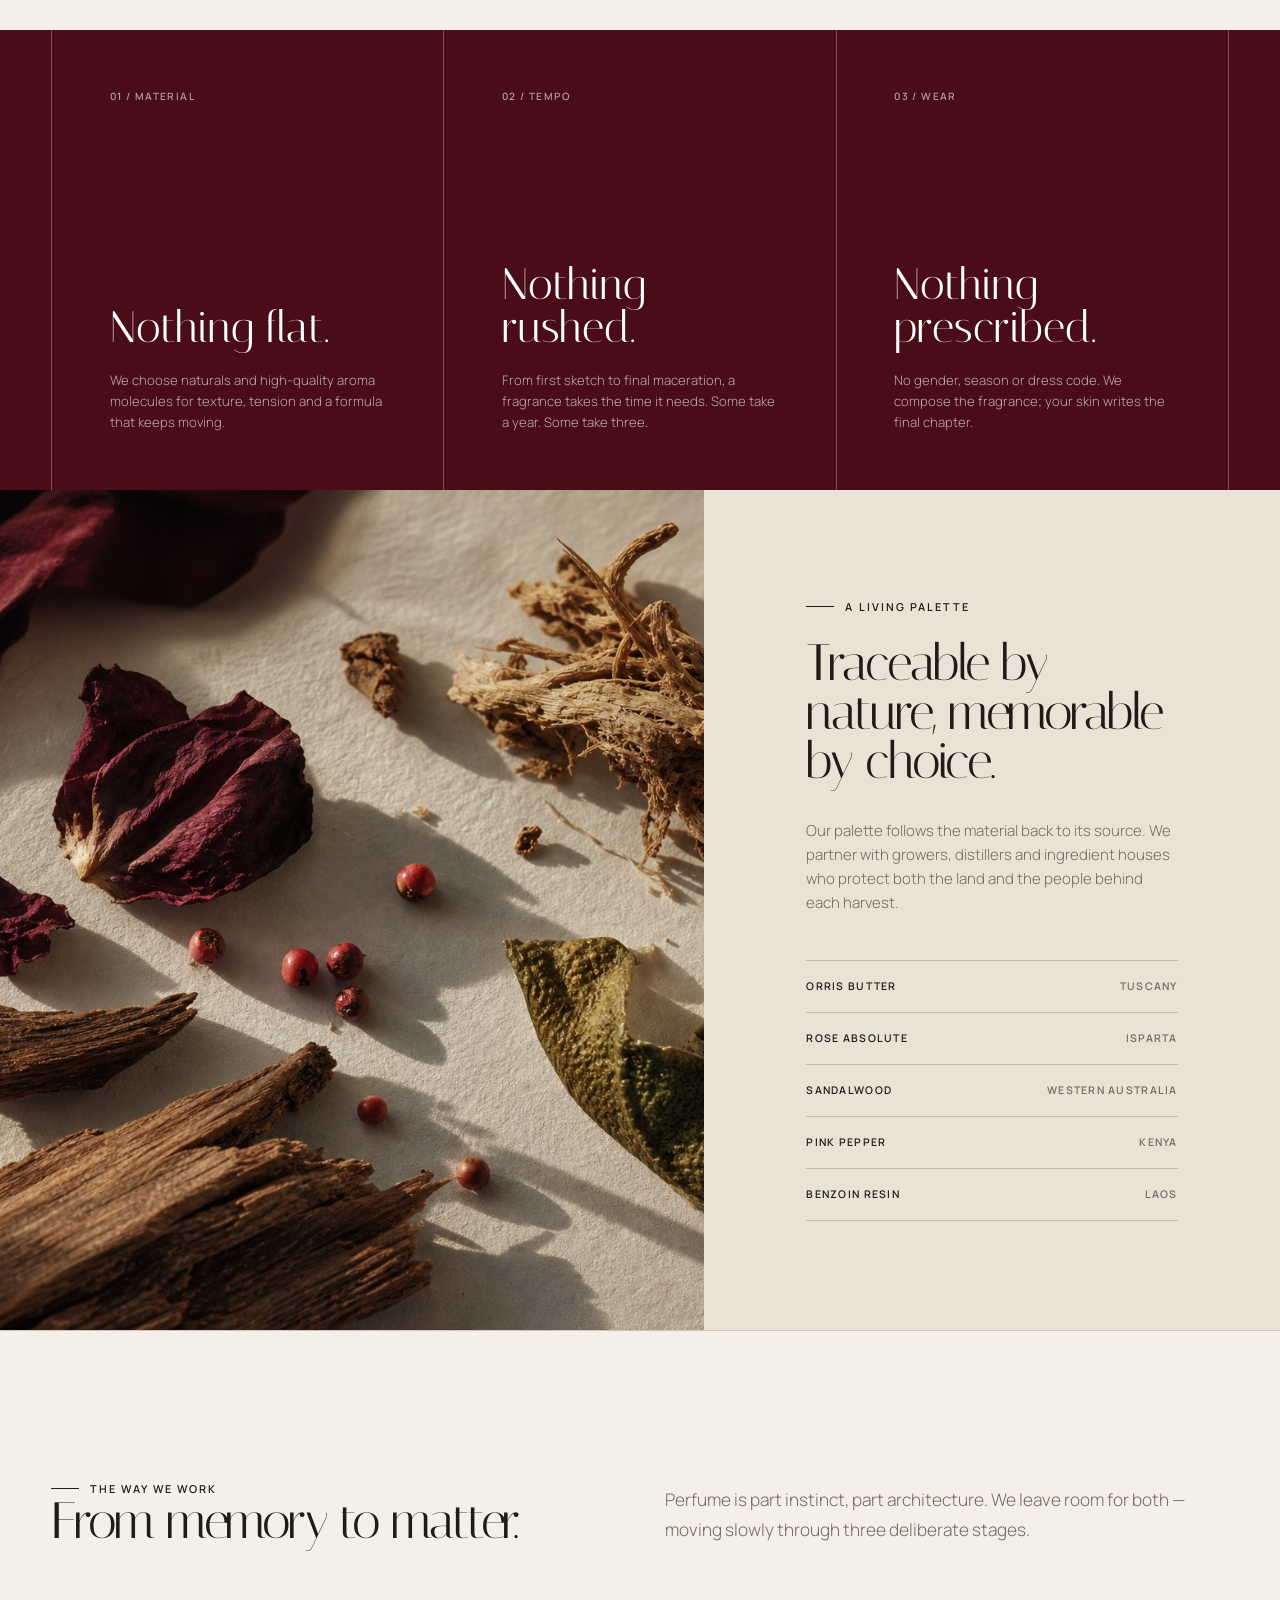
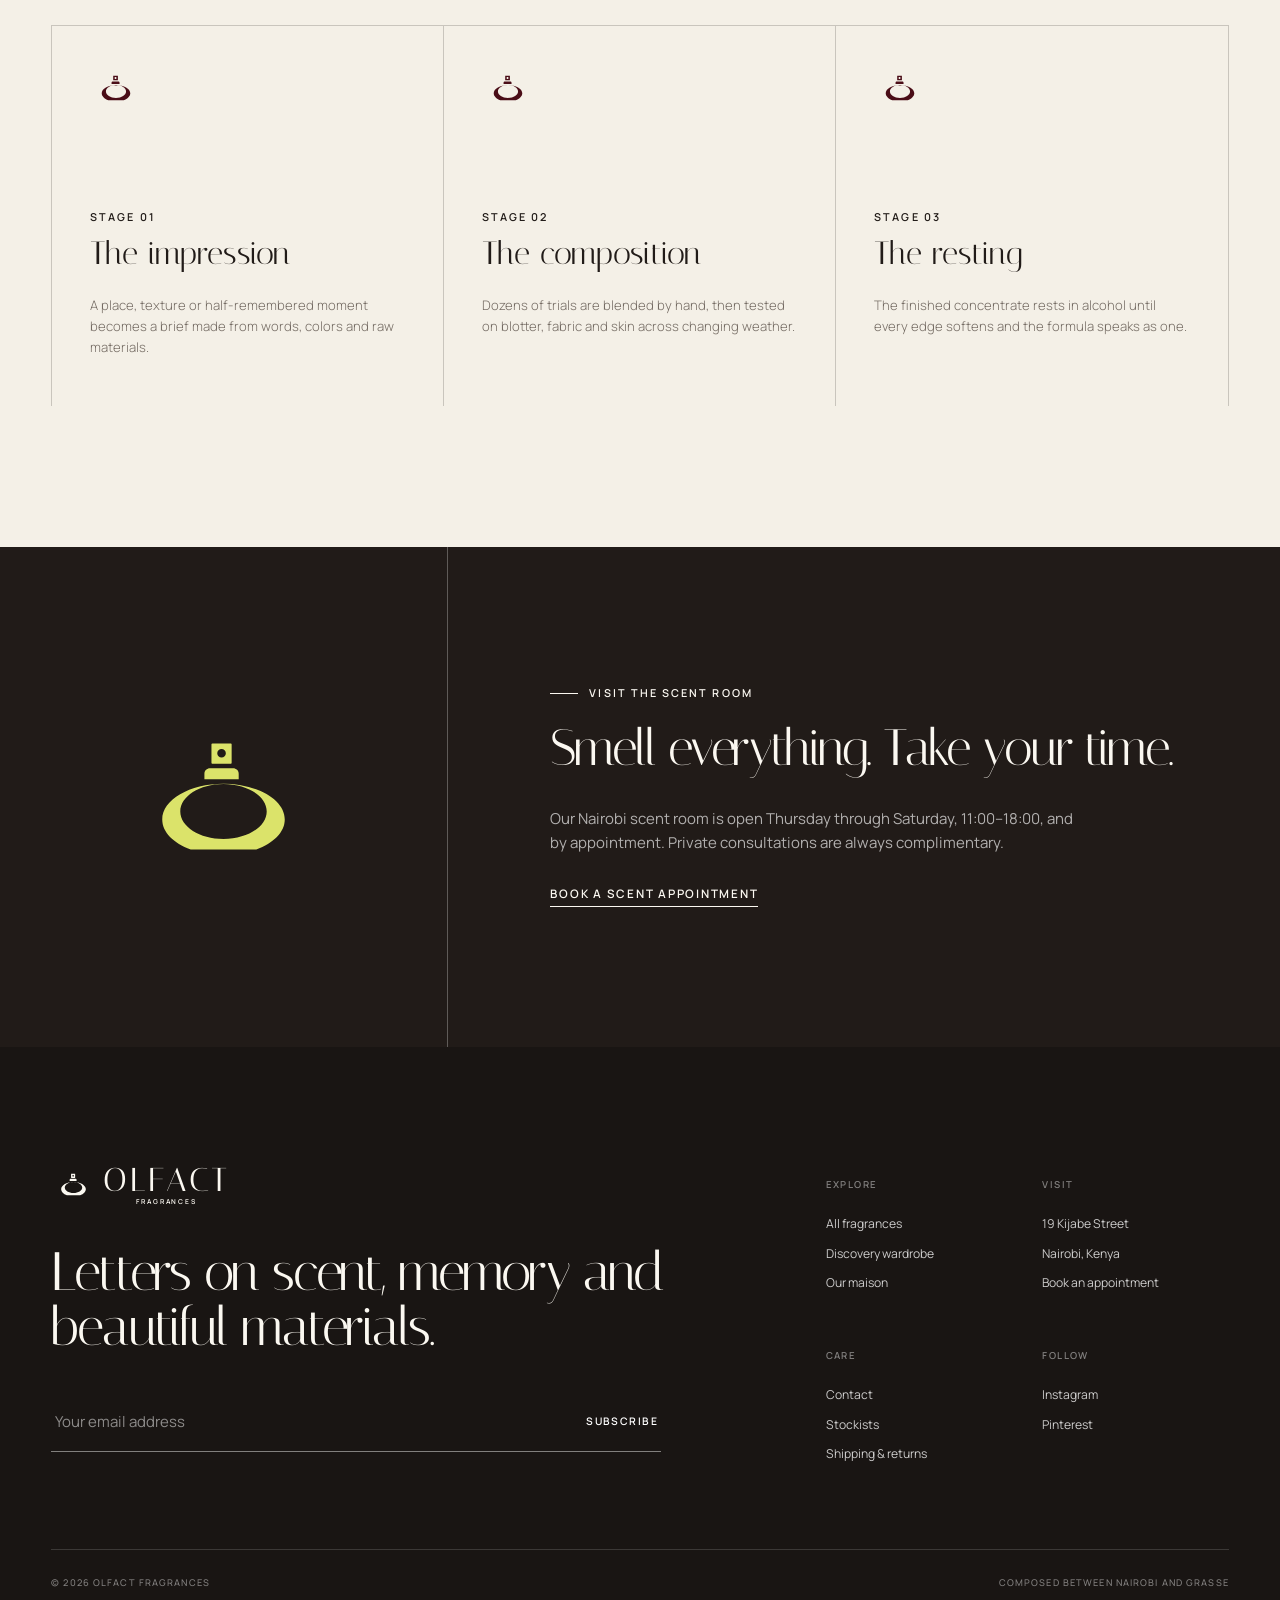
<file: maison.html>
<!doctype html>
<html lang="en">
<head>
  <meta charset="UTF-8">
  <meta name="viewport" content="width=device-width, initial-scale=1.0">
  <meta name="theme-color" content="#211b18">
  <meta name="description" content="Meet Olfact Fragrances, an independent perfume maison composing slow, expressive fragrances between Nairobi and Grasse.">
  <meta property="og:title" content="Our Maison — Olfact Fragrances">
  <meta property="og:description" content="Scent, slowly. Discover the materials, people and places behind Olfact.">
  <meta property="og:image" content="assets/images/atelier-hands.jpg">
  <meta property="og:type" content="website">
  <title>Our Maison — Olfact Fragrances</title>
  <link rel="icon" href="assets/olfact-mark.svg" type="image/svg+xml">
  <link rel="preconnect" href="https://fonts.googleapis.com">
  <link rel="preconnect" href="https://fonts.gstatic.com" crossorigin>
  <link rel="stylesheet" href="styles.css">
  <script src="script.js" defer></script>
</head>
<body data-page="maison">
  <a class="skip-link" href="#main-content">Skip to content</a>

  <header class="site-header">
    <div class="header-inner">
      <nav class="header-nav" aria-label="Primary navigation">
        <a href="collection.html">Collection</a>
        <a href="collection.html#notes">Scent notes</a>
      </nav>
      <button class="mobile-menu-button" type="button" aria-expanded="false" aria-controls="mobile-navigation" aria-label="Open menu">
        <svg class="header-icon header-icon--menu" width="20" height="20" viewBox="0 0 24 24" fill="none" stroke="currentColor" stroke-width="1.6" stroke-linecap="round" stroke-linejoin="round" aria-hidden="true">
          <line x1="4" y1="6" x2="20" y2="6"></line>
          <line x1="4" y1="12" x2="20" y2="12"></line>
          <line x1="4" y1="18" x2="20" y2="18"></line>
        </svg>
        <span class="sr-only">Menu</span>
      </button>
      <a class="brand" href="index.html" aria-label="Olfact Fragrances home">
        <span class="mark-icon" aria-hidden="true"></span>
        <span><span class="brand-word">OLFACT</span><span class="brand-sub">FRAGRANCES</span></span>
      </a>
      <nav class="header-nav header-nav--right" aria-label="Secondary navigation">
        <a href="maison.html" aria-current="page">Our maison</a>
        <button class="header-action js-bag-open" type="button" aria-haspopup="dialog" aria-label="Shopping bag">
          <svg class="header-icon header-icon--bag" width="20" height="20" viewBox="0 0 24 24" fill="none" stroke="currentColor" stroke-width="1.6" stroke-linecap="round" stroke-linejoin="round" aria-hidden="true">
            <path d="M6 2 3 6v14a2 2 0 0 0 2 2h14a2 2 0 0 0 2-2V6l-3-4Z"></path>
            <line x1="3" y1="6" x2="21" y2="6"></line>
            <path d="M16 10a4 4 0 0 1-8 0"></path>
          </svg>
          <span class="bag-label sr-only">Bag</span>
          <span class="bag-count">0</span>
        </button>
      </nav>
      <button class="header-action mobile-bag js-bag-open" type="button" aria-haspopup="dialog" aria-label="Shopping bag">
        <svg class="header-icon header-icon--bag" width="20" height="20" viewBox="0 0 24 24" fill="none" stroke="currentColor" stroke-width="1.6" stroke-linecap="round" stroke-linejoin="round" aria-hidden="true">
          <path d="M6 2 3 6v14a2 2 0 0 0 2 2h14a2 2 0 0 0 2-2V6l-3-4Z"></path>
          <line x1="3" y1="6" x2="21" y2="6"></line>
          <path d="M16 10a4 4 0 0 1-8 0"></path>
        </svg>
        <span class="bag-label sr-only">Bag</span>
        <span class="bag-count">0</span>
      </button>
    </div>
  </header>

  <nav class="mobile-nav" id="mobile-navigation" aria-label="Mobile navigation" aria-hidden="true">
    <div class="mobile-nav-head">
      <a class="brand" href="index.html" aria-label="Olfact Fragrances home"><span class="mark-icon" aria-hidden="true"></span><span class="brand-word">OLFACT</span></a>
      <button class="mobile-nav-close" type="button">Close</button>
    </div>
    <div class="mobile-nav-links">
      <a href="index.html">Home</a>
      <a href="collection.html">Collection</a>
      <a href="maison.html" aria-current="page">Our maison</a>
    </div>
    <div class="mobile-nav-foot"><span>Nairobi</span><span>Grasse</span><span>Est. 2024</span></div>
  </nav>

  <main id="main-content">
    <section class="maison-hero" aria-labelledby="maison-title">
      <img class="maison-hero-image" src="assets/images/atelier-hands.jpg" alt="Perfumer measuring golden essence by hand in the Olfact atelier" fetchpriority="high">
      <div class="maison-hero-copy">
        <div>
          <span class="eyebrow">The Olfact maison</span>
          <h1 class="display-title" id="maison-title">Scent, <em>slowly.</em></h1>
        </div>
        <div class="maison-hero-aside"><p>Independent fragrance composed between the botanical abundance of Nairobi and the centuries-old craft of Grasse.</p></div>
      </div>
    </section>

    <section class="shell story-section" aria-labelledby="story-title">
      <aside class="story-aside reveal">
        <span class="mark-icon" aria-hidden="true"></span>
        <p>Olfact is the place where instinct meets structure — and where every memory begins with a material.</p>
      </aside>
      <div class="story-copy reveal reveal-delay-1">
        <span class="eyebrow">Why we began</span>
        <h2 class="section-title" id="story-title">To bottle a feeling, not a formula.</h2>
        <div class="story-columns">
          <p>Olfact began with a box of scent memories: rain on hot stone, fig sap on fingertips, incense caught in velvet, sandalwood warmed by afternoon light. None belonged to one place, yet together they felt like home.</p>
          <p>We translate those fragments into expressive, genderless fragrance. Each formula is developed in small trials, lived with for months and only released when every note feels necessary. There are no trend forecasts in our atelier — only curiosity, patience and skin.</p>
        </div>
      </div>
    </section>

    <section class="values-band" aria-label="Olfact principles">
      <div class="shell values-grid">
        <article class="value-card reveal"><span class="value-index">01 / MATERIAL</span><div><h3>Nothing flat.</h3><p>We choose naturals and high-quality aroma molecules for texture, tension and a formula that keeps moving.</p></div></article>
        <article class="value-card reveal reveal-delay-1"><span class="value-index">02 / TEMPO</span><div><h3>Nothing rushed.</h3><p>From first sketch to final maceration, a fragrance takes the time it needs. Some take a year. Some take three.</p></div></article>
        <article class="value-card reveal reveal-delay-2"><span class="value-index">03 / WEAR</span><div><h3>Nothing prescribed.</h3><p>No gender, season or dress code. We compose the fragrance; your skin writes the final chapter.</p></div></article>
      </div>
    </section>

    <section class="material-section" id="materials" aria-labelledby="material-title">
      <div class="material-image"><img src="assets/images/botanicals.jpg" alt="Rose, orris, cedar and citrus peel selected for Olfact fragrances" loading="lazy"></div>
      <div class="material-copy reveal">
        <span class="eyebrow">A living palette</span>
        <h2 class="section-title section-title--small" id="material-title">Traceable by nature, memorable by choice.</h2>
        <p>Our palette follows the material back to its source. We partner with growers, distillers and ingredient houses who protect both the land and the people behind each harvest.</p>
        <div class="material-list" aria-label="Ingredient origins">
          <div class="material-row"><span>Orris butter</span><span>Tuscany</span></div>
          <div class="material-row"><span>Rose absolute</span><span>Isparta</span></div>
          <div class="material-row"><span>Sandalwood</span><span>Western Australia</span></div>
          <div class="material-row"><span>Pink pepper</span><span>Kenya</span></div>
          <div class="material-row"><span>Benzoin resin</span><span>Laos</span></div>
        </div>
      </div>
    </section>

    <section class="process-section section-pad" aria-labelledby="process-title">
      <div class="shell">
        <div class="process-header reveal">
          <div><span class="eyebrow">The way we work</span><h2 class="section-title section-title--small" id="process-title">From memory to matter.</h2></div>
          <p class="lede">Perfume is part instinct, part architecture. We leave room for both — moving slowly through three deliberate stages.</p>
        </div>
        <div class="process-grid">
          <article class="process-step reveal"><span class="mark-icon" aria-hidden="true"></span><span class="micro-label">Stage 01</span><h3>The impression</h3><p>A place, texture or half-remembered moment becomes a brief made from words, colors and raw materials.</p></article>
          <article class="process-step reveal reveal-delay-1"><span class="mark-icon" aria-hidden="true"></span><span class="micro-label">Stage 02</span><h3>The composition</h3><p>Dozens of trials are blended by hand, then tested on blotter, fabric and skin across changing weather.</p></article>
          <article class="process-step reveal reveal-delay-2"><span class="mark-icon" aria-hidden="true"></span><span class="micro-label">Stage 03</span><h3>The resting</h3><p>The finished concentrate rests in alcohol until every edge softens and the formula speaks as one.</p></article>
        </div>
      </div>
    </section>

    <section class="stockist-banner" id="stockists" aria-labelledby="visit-title">
      <div class="stockist-mark"><span class="mark-icon" aria-hidden="true"></span></div>
      <div class="stockist-copy reveal">
        <span class="eyebrow">Visit the scent room</span>
        <h2 class="section-title section-title--small" id="visit-title">Smell everything. Take your time.</h2>
        <p>Our Nairobi scent room is open Thursday through Saturday, 11:00–18:00, and by appointment. Private consultations are always complimentary.</p>
        <a class="text-link" href="mailto:bonjour@olfactfragrances.com?subject=Scent%20room%20appointment">Book a scent appointment</a>
      </div>
    </section>
  </main>

  <footer class="site-footer">
    <div class="shell footer-main">
      <div class="footer-brand">
        <a class="brand" href="index.html" aria-label="Olfact Fragrances home">
          <span class="mark-icon" aria-hidden="true"></span>
          <span><span class="brand-word">OLFACT</span><span class="brand-sub">FRAGRANCES</span></span>
        </a>
        <h2 class="footer-title">Letters on scent, memory and beautiful materials.</h2>
        <form class="newsletter-form" data-newsletter-form>
          <label class="sr-only" for="email-maison">Email address</label>
          <input id="email-maison" name="email" type="email" autocomplete="email" placeholder="Your email address" required>
          <button type="submit">Subscribe</button>
        </form>
        <p class="form-message" aria-live="polite"></p>
      </div>
      <div class="footer-links">
        <div class="footer-link-group"><h3>Explore</h3><a href="collection.html">All fragrances</a><a href="collection.html#discovery">Discovery wardrobe</a><a href="maison.html">Our maison</a></div>
        <div class="footer-link-group"><h3>Visit</h3><span>19 Kijabe Street</span><span>Nairobi, Kenya</span><a href="mailto:bonjour@olfactfragrances.com">Book an appointment</a></div>
        <div class="footer-link-group"><h3>Care</h3><a href="mailto:care@olfactfragrances.com">Contact</a><a href="#stockists">Stockists</a><span>Shipping & returns</span></div>
        <div class="footer-link-group"><h3>Follow</h3><a href="https://www.instagram.com/" target="_blank" rel="noreferrer">Instagram</a><a href="https://www.pinterest.com/" target="_blank" rel="noreferrer">Pinterest</a></div>
      </div>
    </div>
    <div class="shell footer-bottom"><span>© <span data-current-year>2026</span> Olfact Fragrances</span><span>Composed between Nairobi and Grasse</span></div>
  </footer>

  <div class="drawer-scrim" data-drawer-scrim></div>
  <aside class="bag-drawer" role="dialog" aria-modal="true" aria-labelledby="bag-title" aria-hidden="true">
    <div class="drawer-header"><h2 id="bag-title">Your bag</h2><button class="drawer-close" type="button">Close</button></div>
    <div class="drawer-items" data-drawer-items></div>
    <div class="drawer-footer" data-drawer-footer></div>
  </aside>
  <div class="toast" role="status" aria-live="polite"></div>
</body>
</html>
</file>
<file: styles.css>
@import url('https://fonts.googleapis.com/css2?family=Italiana&family=Manrope:wght@300;400;500;600&display=swap');

:root {
  --paper: #f4f0e7;
  --paper-deep: #e9e2d5;
  --paper-light: #fbf8f1;
  --ink: #211b18;
  --muted: #746b63;
  --wine: #4a0d17;
  --wine-bright: #741f2c;
  --moss: #344536;
  --lilac: #bcb2cd;
  --acid: #dbe36a;
  --line: rgba(33, 27, 24, 0.2);
  --line-light: rgba(255, 255, 255, 0.28);
  --display: "Italiana", "Iowan Old Style", "Baskerville", "Times New Roman", serif;
  --sans: "Manrope", "Helvetica Neue", Arial, sans-serif;
  --page: min(92vw, 1440px);
  --ease: cubic-bezier(0.22, 1, 0.36, 1);
}

* {
  box-sizing: border-box;
}

html {
  scroll-behavior: smooth;
  background: var(--paper);
}

body {
  margin: 0;
  color: var(--ink);
  background: var(--paper);
  font-family: var(--sans);
  font-size: 15px;
  line-height: 1.6;
  -webkit-font-smoothing: antialiased;
  text-rendering: optimizeLegibility;
}

body.no-scroll {
  overflow: hidden;
}

::selection {
  color: var(--paper-light);
  background: var(--wine-bright);
}

img {
  display: block;
  max-width: 100%;
}

.sr-only {
  position: absolute;
  overflow: hidden;
  width: 1px;
  height: 1px;
  padding: 0;
  border: 0;
  margin: -1px;
  clip: rect(0, 0, 0, 0);
  white-space: nowrap;
}

a {
  color: inherit;
  text-decoration: none;
}

button,
input {
  color: inherit;
  font: inherit;
}

button {
  border: 0;
}

button,
a {
  -webkit-tap-highlight-color: transparent;
}

button:focus-visible,
a:focus-visible,
input:focus-visible {
  outline: 2px solid var(--wine-bright);
  outline-offset: 4px;
}

h1,
h2,
h3,
p {
  margin-top: 0;
}

.skip-link {
  position: fixed;
  z-index: 1000;
  top: 12px;
  left: 12px;
  padding: 10px 16px;
  color: white;
  background: var(--wine);
  transform: translateY(-160%);
  transition: transform 180ms ease;
}

.skip-link:focus {
  transform: translateY(0);
}

.shell {
  width: var(--page);
  margin-inline: auto;
}

.eyebrow,
.micro-label {
  font-size: 0.68rem;
  font-weight: 600;
  line-height: 1.2;
  letter-spacing: 0.19em;
  text-transform: uppercase;
}

.eyebrow {
  display: inline-flex;
  align-items: center;
  gap: 11px;
}

.eyebrow::before {
  width: 28px;
  height: 1px;
  background: currentColor;
  content: "";
}

.display-title {
  max-width: 980px;
  margin-bottom: 0;
  font-family: var(--display);
  font-size: clamp(3.3rem, 8vw, 8.6rem);
  font-weight: 400;
  line-height: 0.89;
  letter-spacing: -0.045em;
}

.display-title em,
.section-title em {
  font-weight: 400;
}

.section-title {
  margin-bottom: 0;
  font-family: var(--display);
  font-size: clamp(2.65rem, 5.1vw, 5.8rem);
  font-weight: 400;
  line-height: 0.96;
  letter-spacing: -0.04em;
}

.section-title--small {
  font-size: clamp(2.3rem, 4vw, 4.6rem);
}

.lede {
  max-width: 600px;
  color: var(--muted);
  font-size: clamp(1rem, 1.35vw, 1.18rem);
  font-weight: 300;
  line-height: 1.75;
}

.text-link {
  position: relative;
  display: inline-block;
  padding-bottom: 4px;
  font-size: 0.73rem;
  font-weight: 600;
  letter-spacing: 0.15em;
  text-transform: uppercase;
}

.text-link::after {
  position: absolute;
  right: 0;
  bottom: 0;
  left: 0;
  height: 1px;
  background: currentColor;
  content: "";
  transform-origin: left;
  transition: transform 350ms var(--ease);
}

.text-link:hover::after {
  transform: scaleX(0.35);
}

.button {
  display: inline-flex;
  min-height: 52px;
  align-items: center;
  justify-content: center;
  padding: 14px 24px;
  border: 1px solid transparent;
  border-radius: 0;
  cursor: pointer;
  font-size: 0.7rem;
  font-weight: 600;
  letter-spacing: 0.15em;
  line-height: 1.25;
  text-align: center;
  text-transform: uppercase;
  transition: color 300ms ease, background 300ms ease, border-color 300ms ease, transform 300ms var(--ease);
}

.button:hover {
  transform: translateY(-2px);
}

.button--ink {
  color: var(--paper-light);
  background: var(--ink);
}

.button--ink:hover {
  background: var(--wine);
}

.button--paper {
  color: var(--ink);
  background: var(--paper-light);
}

.button--paper:hover {
  color: var(--paper-light);
  background: var(--wine-bright);
}

.button--outline {
  border-color: currentColor;
  background: transparent;
}

.button--wine {
  color: white;
  background: var(--wine);
}

.button--wine:hover {
  background: var(--wine-bright);
}

.button[disabled] {
  cursor: not-allowed;
  opacity: 0.5;
  transform: none;
}

.mark-icon {
  display: block;
  width: 42px;
  aspect-ratio: 1;
  flex: 0 0 auto;
  background: currentColor;
  -webkit-mask: url("assets/olfact-mark.svg") center / contain no-repeat;
  mask: url("assets/olfact-mark.svg") center / contain no-repeat;
}

.header-icon {
  display: block;
  width: 20px;
  height: 20px;
  flex: 0 0 auto;
  stroke: currentColor;
  pointer-events: none;
}

.site-header {
  position: sticky;
  z-index: 100;
  top: 0;
  border-bottom: 1px solid var(--line);
  background: rgba(244, 240, 231, 0.94);
  background: color-mix(in srgb, var(--paper) 91%, transparent);
  -webkit-backdrop-filter: blur(14px);
  backdrop-filter: blur(14px);
}

.header-inner {
  display: grid;
  width: var(--page);
  min-height: 79px;
  align-items: center;
  margin-inline: auto;
  grid-template-columns: 1fr auto 1fr;
}

.header-nav {
  display: flex;
  align-items: center;
  gap: clamp(18px, 2.2vw, 38px);
}

.header-nav--right {
  justify-content: flex-end;
}

.header-nav a,
.header-action {
  position: relative;
  padding: 8px 0;
  border: 0;
  cursor: pointer;
  background: transparent;
  font-size: 0.65rem;
  font-weight: 600;
  letter-spacing: 0.14em;
  text-transform: uppercase;
}

.header-action {
  display: inline-flex;
  align-items: center;
  gap: 6px;
  color: inherit;
  transition: opacity 240ms var(--ease);
}

.header-action:hover {
  opacity: 0.72;
}

.header-nav a::after {
  position: absolute;
  right: 0;
  bottom: 3px;
  left: 0;
  height: 1px;
  background: currentColor;
  content: "";
  transform: scaleX(0);
  transform-origin: center;
  transition: transform 280ms var(--ease);
}

.header-nav a:hover::after,
.header-nav a[aria-current="page"]::after {
  transform: scaleX(1);
}

.brand {
  display: inline-flex;
  align-items: center;
  justify-content: center;
  gap: 7px;
  line-height: 1;
}

.brand .mark-icon {
  width: 34px;
}

.brand-word {
  font-family: var(--display);
  font-size: 1.52rem;
  letter-spacing: 0.08em;
}

.brand-sub {
  display: block;
  margin-top: 2px;
  font-family: var(--sans);
  font-size: 0.42rem;
  font-weight: 600;
  letter-spacing: 0.28em;
  text-align: center;
}

.bag-count {
  display: inline-grid;
  width: 20px;
  height: 20px;
  margin-left: 0;
  place-items: center;
  border: 1px solid currentColor;
  border-radius: 50%;
  font-size: 0.58rem;
  letter-spacing: 0;
}

.mobile-menu-button,
.mobile-bag,
.mobile-nav {
  display: none;
}

/* Home hero */
.hero-home {
  display: grid;
  min-height: calc(100svh - 79px);
  color: var(--paper-light);
  background: var(--wine);
  grid-template-columns: minmax(0, 0.88fr) minmax(480px, 1.12fr);
}

.hero-copy {
  position: relative;
  z-index: 1;
  display: flex;
  overflow: hidden;
  min-height: 680px;
  flex-direction: column;
  justify-content: space-between;
  padding: clamp(52px, 6vw, 100px) clamp(28px, 5.5vw, 94px) 38px max(4vw, calc((100vw - 1440px) / 2));
}

.hero-copy::after {
  position: absolute;
  z-index: -1;
  top: 39%;
  right: -5%;
  width: min(36vw, 520px);
  aspect-ratio: 1;
  color: rgba(255, 255, 255, 0.045);
  background: currentColor;
  content: "";
  -webkit-mask: url("assets/olfact-mark.svg") center / contain no-repeat;
  mask: url("assets/olfact-mark.svg") center / contain no-repeat;
  transform: rotate(-11deg);
}

.hero-kicker {
  display: flex;
  align-items: center;
  justify-content: space-between;
  padding-bottom: 18px;
  border-bottom: 1px solid var(--line-light);
}

.hero-title {
  max-width: 660px;
  margin: clamp(70px, 11vh, 140px) 0 35px;
  font-family: var(--display);
  font-size: clamp(4.4rem, 7.6vw, 9rem);
  font-weight: 400;
  line-height: 0.84;
  letter-spacing: -0.055em;
}

.hero-title em {
  display: block;
  padding-left: 0.58em;
  color: var(--acid);
  font-weight: 400;
}

.hero-lede {
  max-width: 490px;
  margin-bottom: 30px;
  color: rgba(255, 255, 255, 0.72);
  font-size: clamp(0.95rem, 1.1vw, 1.08rem);
  font-weight: 300;
}

.hero-actions {
  display: flex;
  flex-wrap: wrap;
  gap: 12px;
}

.hero-foot {
  display: flex;
  align-items: end;
  justify-content: space-between;
  gap: 20px;
  padding-top: 54px;
}

.hero-foot p {
  max-width: 270px;
  margin: 0;
  color: rgba(255, 255, 255, 0.55);
  font-size: 0.64rem;
  letter-spacing: 0.13em;
  line-height: 1.65;
  text-transform: uppercase;
}

.hero-visual {
  position: relative;
  overflow: hidden;
  min-height: 680px;
}

.hero-visual::after {
  position: absolute;
  inset: 0;
  background: linear-gradient(90deg, rgba(27, 10, 6, 0.12), transparent 35%), linear-gradient(0deg, rgba(20, 7, 5, 0.42), transparent 35%);
  content: "";
  pointer-events: none;
}

.hero-visual img {
  width: 100%;
  height: 100%;
  object-fit: cover;
  transition: transform 1.8s var(--ease);
}

.hero-home:hover .hero-visual img {
  transform: scale(1.018);
}

.hero-product-tag {
  position: absolute;
  z-index: 2;
  right: clamp(20px, 3vw, 56px);
  bottom: 38px;
  left: clamp(20px, 3vw, 56px);
  display: flex;
  align-items: flex-end;
  justify-content: space-between;
  padding-top: 20px;
  border-top: 1px solid rgba(255, 255, 255, 0.5);
  color: white;
}

.hero-product-tag strong {
  display: block;
  margin-bottom: 3px;
  font-family: var(--display);
  font-size: 1.45rem;
  font-weight: 400;
  letter-spacing: 0.02em;
}

.hero-product-tag span {
  display: block;
  font-size: 0.6rem;
  font-weight: 500;
  letter-spacing: 0.17em;
  text-transform: uppercase;
}

.hero-price {
  font-size: 0.7rem !important;
}

/* Shared sections */
.intro-statement {
  display: grid;
  padding-block: clamp(100px, 14vw, 210px);
  gap: 40px;
  grid-template-columns: minmax(180px, 0.55fr) minmax(0, 1.45fr);
}

.intro-statement .mark-icon {
  width: clamp(105px, 14vw, 210px);
  color: var(--wine);
}

.intro-statement-copy {
  max-width: 990px;
}

.intro-statement-copy .section-title {
  margin-bottom: 34px;
}

.intro-statement-meta {
  display: grid;
  max-width: 760px;
  gap: 36px;
  grid-template-columns: 1fr 1fr;
}

.intro-statement-meta p {
  margin: 0;
  color: var(--muted);
  font-weight: 300;
}

.section-pad {
  padding-block: clamp(90px, 11vw, 170px);
}

.section-head {
  display: flex;
  align-items: flex-end;
  justify-content: space-between;
  gap: 30px;
  margin-bottom: clamp(42px, 6vw, 80px);
}

.section-head-copy {
  display: grid;
  gap: 20px;
}

.section-head .lede {
  max-width: 410px;
  margin: 0 0 5px;
}

.product-section {
  border-top: 1px solid var(--line);
}

.product-grid {
  display: grid;
  gap: 26px 16px;
  grid-template-columns: repeat(4, minmax(0, 1fr));
}

.product-card {
  min-width: 0;
}

.product-media {
  position: relative;
  overflow: hidden;
  aspect-ratio: 1 / 1.08;
  background: var(--paper-deep);
}

.product-media img {
  width: 100%;
  height: 100%;
  object-fit: cover;
  transition: transform 800ms var(--ease), filter 600ms ease;
}

.product-card:hover .product-media img {
  transform: scale(1.035);
}

.product-number {
  position: absolute;
  z-index: 2;
  top: 14px;
  left: 14px;
  min-width: 40px;
  padding: 8px 10px;
  color: var(--ink);
  background: rgba(251, 248, 241, 0.9);
  font-size: 0.6rem;
  font-weight: 600;
  letter-spacing: 0.12em;
  text-align: center;
  text-transform: uppercase;
}

.product-quick-add {
  position: absolute;
  z-index: 3;
  right: 12px;
  bottom: 12px;
  left: 12px;
  min-height: 48px;
  padding: 12px;
  cursor: pointer;
  color: var(--paper-light);
  background: var(--ink);
  font-size: 0.65rem;
  font-weight: 600;
  letter-spacing: 0.12em;
  text-transform: uppercase;
  transform: translateY(calc(100% + 14px));
  transition: transform 400ms var(--ease), background 250ms ease;
}

.product-card:hover .product-quick-add,
.product-quick-add:focus-visible {
  transform: translateY(0);
}

.product-quick-add:hover {
  background: var(--wine);
}

.product-info {
  display: grid;
  padding-top: 17px;
  gap: 6px 14px;
  grid-template-columns: 1fr auto;
}

.product-name {
  margin: 0;
  font-family: var(--display);
  font-size: clamp(1.38rem, 1.9vw, 1.72rem);
  font-weight: 400;
  line-height: 1.15;
}

.product-price {
  padding-top: 5px;
  font-size: 0.7rem;
  font-weight: 600;
  letter-spacing: 0.08em;
}

.product-notes {
  margin: 0;
  color: var(--muted);
  font-size: 0.7rem;
  font-weight: 400;
  letter-spacing: 0.08em;
  line-height: 1.55;
  text-transform: uppercase;
  grid-column: 1 / -1;
}

.editorial-split {
  display: grid;
  min-height: 820px;
  background: var(--moss);
  grid-template-columns: minmax(0, 1.08fr) minmax(420px, 0.92fr);
}

.editorial-image {
  position: relative;
  min-height: 650px;
}

.editorial-image img {
  width: 100%;
  height: 100%;
  object-fit: cover;
}

.editorial-copy {
  display: flex;
  flex-direction: column;
  justify-content: center;
  padding: clamp(60px, 8vw, 130px);
  color: var(--paper-light);
}

.editorial-copy .section-title {
  margin: 25px 0 35px;
}

.editorial-copy p {
  max-width: 470px;
  margin-bottom: 40px;
  color: rgba(255, 255, 255, 0.7);
  font-weight: 300;
}

.editorial-copy .text-link {
  align-self: flex-start;
}

.discovery-banner {
  position: relative;
  overflow: hidden;
  padding: clamp(88px, 12vw, 180px) 4vw;
  color: white;
  background: var(--wine);
  text-align: center;
}

.discovery-banner::before,
.discovery-banner::after {
  position: absolute;
  width: clamp(220px, 32vw, 520px);
  aspect-ratio: 1;
  color: rgba(255, 255, 255, 0.055);
  background: currentColor;
  content: "";
  -webkit-mask: url("assets/olfact-mark.svg") center / contain no-repeat;
  mask: url("assets/olfact-mark.svg") center / contain no-repeat;
}

.discovery-banner::before {
  top: -30%;
  left: -7%;
  transform: rotate(18deg);
}

.discovery-banner::after {
  right: -6%;
  bottom: -36%;
  transform: rotate(-20deg);
}

.discovery-banner-inner {
  position: relative;
  z-index: 1;
  display: flex;
  max-width: 900px;
  align-items: center;
  flex-direction: column;
  margin-inline: auto;
}

.discovery-banner .section-title {
  margin: 24px 0 25px;
}

.discovery-banner p {
  max-width: 570px;
  margin-bottom: 34px;
  color: rgba(255, 255, 255, 0.68);
}

.testimonial-section {
  border-top: 1px solid var(--line);
}

.quote-grid {
  display: grid;
  margin-top: 70px;
  border-top: 1px solid var(--line);
  border-left: 1px solid var(--line);
  grid-template-columns: repeat(3, 1fr);
}

.quote-card {
  display: flex;
  min-height: 320px;
  flex-direction: column;
  justify-content: space-between;
  padding: clamp(28px, 3.5vw, 54px);
  border-right: 1px solid var(--line);
  border-bottom: 1px solid var(--line);
}

.quote-card blockquote {
  margin: 0;
  font-family: var(--display);
  font-size: clamp(1.55rem, 2.4vw, 2.45rem);
  line-height: 1.2;
  letter-spacing: -0.02em;
}

.quote-card footer {
  color: var(--muted);
  font-size: 0.65rem;
  font-weight: 600;
  letter-spacing: 0.13em;
  text-transform: uppercase;
}

/* Collection */
.collection-mast {
  display: grid;
  min-height: 720px;
  color: var(--paper-light);
  background: var(--ink);
  grid-template-columns: 1.04fr 0.96fr;
}

.collection-mast-copy {
  position: relative;
  display: flex;
  overflow: hidden;
  flex-direction: column;
  justify-content: space-between;
  padding: clamp(55px, 8vw, 120px) clamp(28px, 6vw, 100px) 45px max(4vw, calc((100vw - 1440px) / 2));
}

.collection-mast-copy::after {
  position: absolute;
  right: -8%;
  bottom: -15%;
  width: min(38vw, 590px);
  aspect-ratio: 1;
  color: rgba(255, 255, 255, 0.035);
  background: currentColor;
  content: "";
  -webkit-mask: url("assets/olfact-mark.svg") center / contain no-repeat;
  mask: url("assets/olfact-mark.svg") center / contain no-repeat;
}

.collection-mast .display-title {
  position: relative;
  z-index: 1;
  max-width: 780px;
  margin: 65px 0 40px;
}

.collection-mast .display-title em {
  display: block;
  color: var(--lilac);
}

.collection-mast-copy > p {
  position: relative;
  z-index: 1;
  max-width: 500px;
  margin-bottom: 0;
  color: rgba(255, 255, 255, 0.64);
  font-weight: 300;
}

.collection-mast-image {
  position: relative;
  overflow: hidden;
}

.collection-mast-image img {
  width: 100%;
  height: 100%;
  object-fit: cover;
}

.collection-mast-caption {
  position: absolute;
  right: 22px;
  bottom: 20px;
  padding: 10px 12px;
  color: white;
  background: rgba(33, 27, 24, 0.72);
  font-size: 0.58rem;
  font-weight: 600;
  letter-spacing: 0.14em;
  text-transform: uppercase;
}

.collection-toolbar {
  position: sticky;
  z-index: 50;
  top: 79px;
  display: flex;
  min-height: 82px;
  align-items: center;
  justify-content: space-between;
  gap: 25px;
  border-bottom: 1px solid var(--line);
  background: rgba(244, 240, 231, 0.96);
  background: color-mix(in srgb, var(--paper) 94%, transparent);
  -webkit-backdrop-filter: blur(12px);
  backdrop-filter: blur(12px);
}

.filter-list {
  display: flex;
  overflow-x: auto;
  align-items: center;
  gap: 6px;
  padding-block: 13px;
  scrollbar-width: none;
}

.filter-list::-webkit-scrollbar {
  display: none;
}

.filter-button {
  min-height: 38px;
  padding: 9px 17px;
  border: 1px solid var(--line);
  border-radius: 100px;
  cursor: pointer;
  background: transparent;
  font-size: 0.63rem;
  font-weight: 600;
  letter-spacing: 0.12em;
  white-space: nowrap;
  text-transform: uppercase;
  transition: color 200ms ease, background 200ms ease, border-color 200ms ease;
}

.filter-button:hover,
.filter-button.is-active {
  border-color: var(--ink);
  color: white;
  background: var(--ink);
}

.result-count {
  flex: 0 0 auto;
  color: var(--muted);
  font-size: 0.63rem;
  font-weight: 600;
  letter-spacing: 0.12em;
  text-transform: uppercase;
}

.collection-products {
  padding-block: 70px clamp(110px, 12vw, 180px);
}

.collection-products .product-grid {
  gap: 68px 18px;
}

.product-card[hidden] {
  display: none;
}

.product-description {
  margin: 12px 0 0;
  color: var(--muted);
  font-size: 0.8rem;
  font-weight: 300;
  line-height: 1.65;
}

.sample-builder {
  color: var(--paper-light);
  background: var(--moss);
}

.sample-builder-inner {
  display: grid;
  padding-block: clamp(90px, 11vw, 160px);
  gap: clamp(50px, 8vw, 130px);
  grid-template-columns: 0.7fr 1.3fr;
}

.sample-builder-copy {
  position: sticky;
  top: 140px;
  align-self: start;
}

.sample-builder-copy .section-title {
  margin: 25px 0 25px;
}

.sample-builder-copy > p {
  max-width: 430px;
  margin-bottom: 35px;
  color: rgba(255, 255, 255, 0.68);
}

.sample-status {
  display: block;
  margin-bottom: 20px;
  color: var(--acid);
  font-size: 0.65rem;
  font-weight: 600;
  letter-spacing: 0.14em;
  text-transform: uppercase;
}

.sample-options {
  display: grid;
  border-top: 1px solid var(--line-light);
}

.sample-option {
  display: grid;
  min-height: 126px;
  align-items: center;
  padding: 20px 0;
  border-bottom: 1px solid var(--line-light);
  cursor: pointer;
  gap: 18px;
  grid-template-columns: 80px 1fr auto;
  text-align: left;
  background: transparent;
}

.sample-option-image {
  overflow: hidden;
  width: 80px;
  aspect-ratio: 1;
}

.sample-option-image img {
  width: 100%;
  height: 100%;
  object-fit: cover;
}

.sample-option-copy {
  display: block;
}

.sample-option-title {
  display: block;
  margin: 0 0 3px;
  font-family: var(--display);
  font-size: 1.42rem;
  font-weight: 400;
}

.sample-option-notes {
  display: block;
  margin: 0;
  color: rgba(255, 255, 255, 0.58);
  font-size: 0.65rem;
  letter-spacing: 0.1em;
  text-transform: uppercase;
}

.sample-option-state {
  min-width: 80px;
  padding: 7px 10px;
  border: 1px solid var(--line-light);
  border-radius: 100px;
  font-size: 0.59rem;
  font-weight: 600;
  letter-spacing: 0.1em;
  text-align: center;
  text-transform: uppercase;
}

.sample-option.is-selected .sample-option-state {
  border-color: var(--acid);
  color: var(--ink);
  background: var(--acid);
}

.notes-section {
  background: var(--paper-deep);
}

.notes-intro {
  display: grid;
  gap: 50px;
  grid-template-columns: 1fr 1fr;
}

.notes-intro .lede {
  max-width: 520px;
  align-self: end;
  margin: 0;
}

.notes-grid {
  display: grid;
  margin-top: 80px;
  border-top: 1px solid var(--line);
  border-left: 1px solid var(--line);
  grid-template-columns: repeat(4, 1fr);
}

.note-card {
  min-height: 240px;
  padding: 32px;
  border-right: 1px solid var(--line);
  border-bottom: 1px solid var(--line);
}

.note-card-index {
  display: block;
  margin-bottom: 55px;
  color: var(--muted);
  font-size: 0.6rem;
  font-weight: 600;
  letter-spacing: 0.13em;
}

.note-card h3 {
  margin-bottom: 12px;
  font-family: var(--display);
  font-size: 1.72rem;
  font-weight: 400;
}

.note-card p {
  margin: 0;
  color: var(--muted);
  font-size: 0.78rem;
  font-weight: 300;
}

/* Maison */
.maison-hero {
  position: relative;
  display: flex;
  overflow: hidden;
  min-height: calc(100svh - 79px);
  align-items: flex-end;
  color: white;
  background: var(--ink);
}

.maison-hero::after {
  position: absolute;
  inset: 0;
  background: linear-gradient(180deg, rgba(17, 11, 9, 0.1), rgba(17, 11, 9, 0.72));
  content: "";
}

.maison-hero-image {
  position: absolute;
  inset: 0;
  width: 100%;
  height: 100%;
  object-fit: cover;
}

.maison-hero-copy {
  position: relative;
  z-index: 1;
  display: grid;
  width: var(--page);
  align-items: end;
  margin: 0 auto;
  padding-block: 80px 45px;
  gap: 40px;
  grid-template-columns: 1.3fr 0.7fr;
}

.maison-hero-copy .display-title {
  max-width: 900px;
}

.maison-hero-copy .display-title em {
  display: block;
  padding-left: 0.65em;
  color: var(--acid);
}

.maison-hero-aside {
  max-width: 430px;
  justify-self: end;
  padding-top: 22px;
  border-top: 1px solid rgba(255, 255, 255, 0.5);
}

.maison-hero-aside p {
  margin: 0;
  color: rgba(255, 255, 255, 0.74);
  font-weight: 300;
}

.story-section {
  display: grid;
  padding-block: clamp(100px, 14vw, 210px);
  gap: clamp(50px, 9vw, 150px);
  grid-template-columns: 0.72fr 1.28fr;
}

.story-aside {
  align-self: start;
}

.story-aside .mark-icon {
  width: clamp(110px, 13vw, 190px);
  margin-bottom: 40px;
  color: var(--wine);
}

.story-aside p {
  max-width: 270px;
  color: var(--muted);
  font-size: 0.68rem;
  font-weight: 600;
  letter-spacing: 0.12em;
  line-height: 1.7;
  text-transform: uppercase;
}

.story-copy .section-title {
  max-width: 880px;
  margin-bottom: 55px;
}

.story-columns {
  display: grid;
  max-width: 800px;
  gap: 40px;
  grid-template-columns: 1fr 1fr;
}

.story-columns p {
  margin: 0;
  color: var(--muted);
  font-weight: 300;
  line-height: 1.85;
}

.values-band {
  color: white;
  background: var(--wine);
}

.values-grid {
  display: grid;
  min-height: 460px;
  border-left: 1px solid var(--line-light);
  grid-template-columns: repeat(3, 1fr);
}

.value-card {
  display: flex;
  min-height: 460px;
  flex-direction: column;
  justify-content: space-between;
  padding: clamp(35px, 4.5vw, 70px);
  border-right: 1px solid var(--line-light);
}

.value-index {
  color: rgba(255, 255, 255, 0.58);
  font-size: 0.63rem;
  font-weight: 600;
  letter-spacing: 0.14em;
}

.value-card h3 {
  margin-bottom: 20px;
  font-family: var(--display);
  font-size: clamp(2rem, 3.4vw, 3.5rem);
  font-weight: 400;
  line-height: 1;
}

.value-card p {
  max-width: 330px;
  margin: 0;
  color: rgba(255, 255, 255, 0.65);
  font-size: 0.82rem;
  font-weight: 300;
}

.material-section {
  display: grid;
  min-height: 840px;
  grid-template-columns: 1.1fr 0.9fr;
}

.material-image img {
  width: 100%;
  height: 100%;
  object-fit: cover;
}

.material-copy {
  display: flex;
  flex-direction: column;
  justify-content: center;
  padding: clamp(55px, 8vw, 130px);
  background: var(--paper-deep);
}

.material-copy .section-title {
  margin: 25px 0 34px;
}

.material-copy > p {
  max-width: 500px;
  margin-bottom: 45px;
  color: var(--muted);
  font-weight: 300;
}

.material-list {
  display: grid;
  border-top: 1px solid var(--line);
}

.material-row {
  display: grid;
  padding: 17px 0;
  border-bottom: 1px solid var(--line);
  font-size: 0.66rem;
  font-weight: 600;
  letter-spacing: 0.12em;
  text-transform: uppercase;
  grid-template-columns: 1fr auto;
}

.material-row span:last-child {
  color: var(--muted);
}

.process-section {
  border-top: 1px solid var(--line);
}

.process-header {
  display: grid;
  margin-bottom: 80px;
  gap: 50px;
  grid-template-columns: 1fr 1fr;
}

.process-header .lede {
  align-self: end;
  margin: 0;
}

.process-grid {
  display: grid;
  border-top: 1px solid var(--line);
  grid-template-columns: repeat(3, 1fr);
}

.process-step {
  min-height: 380px;
  padding: 36px 38px;
  border-right: 1px solid var(--line);
}

.process-step:first-child {
  border-left: 1px solid var(--line);
}

.process-step .mark-icon {
  width: 52px;
  margin-bottom: 90px;
  color: var(--wine);
}

.process-step h3 {
  margin: 0 0 16px;
  font-family: var(--display);
  font-size: 2rem;
  font-weight: 400;
}

.process-step p {
  max-width: 340px;
  margin: 0;
  color: var(--muted);
  font-size: 0.82rem;
  font-weight: 300;
}

.stockist-banner {
  display: grid;
  min-height: 500px;
  color: var(--paper-light);
  background: var(--ink);
  grid-template-columns: 0.7fr 1.3fr;
}

.stockist-mark {
  display: grid;
  place-items: center;
  border-right: 1px solid var(--line-light);
}

.stockist-mark .mark-icon {
  width: min(250px, 50%);
  color: var(--acid);
}

.stockist-copy {
  display: flex;
  flex-direction: column;
  justify-content: center;
  padding: clamp(55px, 8vw, 130px);
}

.stockist-copy .section-title {
  max-width: 780px;
  margin: 23px 0 35px;
}

.stockist-copy p {
  max-width: 530px;
  color: rgba(255, 255, 255, 0.65);
}

.stockist-copy .text-link {
  align-self: flex-start;
  margin-top: 15px;
}

/* Footer */
.site-footer {
  color: var(--paper-light);
  background: #191513;
}

.footer-main {
  display: grid;
  padding-block: clamp(70px, 9vw, 130px) 65px;
  gap: clamp(50px, 8vw, 140px);
  grid-template-columns: 1.25fr 0.75fr;
}

.footer-brand .brand {
  justify-content: flex-start;
  margin-bottom: 38px;
}

.footer-brand .brand .mark-icon {
  width: 45px;
}

.footer-brand .brand-word {
  font-size: 2.05rem;
}

.footer-title {
  max-width: 700px;
  margin-bottom: 38px;
  font-family: var(--display);
  font-size: clamp(2.3rem, 4.2vw, 4.6rem);
  font-weight: 400;
  line-height: 1.02;
  letter-spacing: -0.035em;
}

.newsletter-form {
  position: relative;
  display: flex;
  max-width: 610px;
  border-bottom: 1px solid rgba(255, 255, 255, 0.45);
}

.newsletter-form input {
  min-width: 0;
  flex: 1;
  padding: 17px 4px;
  border: 0;
  outline: 0;
  color: white;
  background: transparent;
}

.newsletter-form input::placeholder {
  color: rgba(255, 255, 255, 0.5);
}

.newsletter-form button {
  padding: 12px 3px 12px 20px;
  cursor: pointer;
  color: white;
  background: transparent;
  font-size: 0.65rem;
  font-weight: 600;
  letter-spacing: 0.14em;
  text-transform: uppercase;
}

.form-message {
  min-height: 20px;
  margin: 12px 0 0;
  color: var(--acid);
  font-size: 0.68rem;
}

.footer-links {
  display: grid;
  align-content: start;
  padding-top: 15px;
  gap: 55px 30px;
  grid-template-columns: 1fr 1fr;
}

.footer-link-group h3 {
  margin-bottom: 22px;
  color: rgba(255, 255, 255, 0.45);
  font-size: 0.6rem;
  font-weight: 600;
  letter-spacing: 0.15em;
  text-transform: uppercase;
}

.footer-link-group a,
.footer-link-group span {
  display: block;
  width: max-content;
  margin-top: 10px;
  color: rgba(255, 255, 255, 0.78);
  font-size: 0.76rem;
}

.footer-link-group a:hover {
  color: var(--acid);
}

.footer-bottom {
  display: flex;
  min-height: 68px;
  align-items: center;
  justify-content: space-between;
  gap: 25px;
  border-top: 1px solid rgba(255, 255, 255, 0.15);
  color: rgba(255, 255, 255, 0.45);
  font-size: 0.58rem;
  font-weight: 500;
  letter-spacing: 0.12em;
  text-transform: uppercase;
}

/* Bag drawer and toast */
.drawer-scrim {
  position: fixed;
  z-index: 299;
  inset: 0;
  visibility: hidden;
  background: rgba(19, 13, 11, 0.46);
  opacity: 0;
  transition: opacity 300ms ease, visibility 300ms ease;
}

.drawer-scrim.is-visible {
  visibility: visible;
  opacity: 1;
}

.bag-drawer {
  position: fixed;
  z-index: 300;
  top: 0;
  right: 0;
  display: flex;
  width: min(100%, 470px);
  height: 100dvh;
  flex-direction: column;
  padding: 0 28px;
  visibility: hidden;
  background: var(--paper-light);
  box-shadow: -15px 0 60px rgba(0, 0, 0, 0.15);
  pointer-events: none;
  transform: translateX(105%);
  transition: transform 500ms var(--ease), visibility 500ms ease;
}

.bag-drawer.is-open {
  visibility: visible;
  pointer-events: auto;
  transform: translateX(0);
}

.drawer-header {
  display: flex;
  min-height: 86px;
  align-items: center;
  justify-content: space-between;
  border-bottom: 1px solid var(--line);
}

.drawer-header h2 {
  margin: 0;
  font-family: var(--display);
  font-size: 1.8rem;
  font-weight: 400;
}

.drawer-close {
  padding: 8px 0;
  cursor: pointer;
  background: transparent;
  font-size: 0.63rem;
  font-weight: 600;
  letter-spacing: 0.13em;
  text-transform: uppercase;
}

.drawer-items {
  overflow-y: auto;
  flex: 1;
  padding-block: 15px;
}

.drawer-empty {
  display: flex;
  height: 100%;
  min-height: 280px;
  align-items: center;
  justify-content: center;
  flex-direction: column;
  text-align: center;
}

.drawer-empty .mark-icon {
  width: 90px;
  margin-bottom: 18px;
  color: var(--wine);
}

.drawer-empty p {
  max-width: 270px;
  color: var(--muted);
  font-size: 0.82rem;
}

.drawer-item {
  display: grid;
  padding: 18px 0;
  border-bottom: 1px solid var(--line);
  gap: 16px;
  grid-template-columns: 78px 1fr auto;
}

.drawer-item-image {
  width: 78px;
  aspect-ratio: 1;
  object-fit: cover;
}

.drawer-item h3 {
  margin: 3px 0 3px;
  font-family: var(--display);
  font-size: 1.2rem;
  font-weight: 400;
}

.drawer-item p {
  margin: 0;
  color: var(--muted);
  font-size: 0.62rem;
  letter-spacing: 0.08em;
  text-transform: uppercase;
}

.drawer-remove {
  align-self: end;
  padding: 0;
  cursor: pointer;
  color: var(--muted);
  background: transparent;
  font-size: 0.58rem;
  font-weight: 600;
  letter-spacing: 0.1em;
  text-decoration: underline;
  text-transform: uppercase;
}

.drawer-item-price {
  padding-top: 7px;
  font-size: 0.67rem;
  font-weight: 600;
}

.drawer-footer {
  padding: 24px 0 28px;
  border-top: 1px solid var(--line);
}

.drawer-total {
  display: flex;
  justify-content: space-between;
  margin-bottom: 18px;
  font-size: 0.68rem;
  font-weight: 600;
  letter-spacing: 0.12em;
  text-transform: uppercase;
}

.drawer-footer .button {
  width: 100%;
}

.drawer-note {
  margin: 13px 0 0;
  color: var(--muted);
  font-size: 0.61rem;
  text-align: center;
}

.toast {
  position: fixed;
  z-index: 350;
  right: 25px;
  bottom: 25px;
  max-width: min(390px, calc(100vw - 40px));
  padding: 16px 20px;
  color: white;
  background: var(--ink);
  box-shadow: 0 14px 40px rgba(0, 0, 0, 0.22);
  font-size: 0.72rem;
  font-weight: 500;
  letter-spacing: 0.04em;
  opacity: 0;
  pointer-events: none;
  transform: translateY(18px);
  transition: opacity 250ms ease, transform 350ms var(--ease);
}

.toast.is-visible {
  opacity: 1;
  transform: translateY(0);
}

/* Reveal animation */
.reveal {
  opacity: 0;
  transform: translateY(28px);
  transition: opacity 800ms ease, transform 900ms var(--ease);
}

.reveal.is-visible {
  opacity: 1;
  transform: none;
}

.reveal-delay-1 {
  transition-delay: 100ms;
}

.reveal-delay-2 {
  transition-delay: 200ms;
}

@media (max-width: 1100px) {
  .hero-home {
    grid-template-columns: minmax(0, 0.92fr) minmax(420px, 1.08fr);
  }

  .hero-copy {
    padding-left: 4vw;
  }

  .hero-title {
    font-size: clamp(4.2rem, 8vw, 7rem);
  }

  .product-grid {
    grid-template-columns: repeat(2, 1fr);
  }

  .editorial-split,
  .material-section {
    min-height: 680px;
    grid-template-columns: 1fr 1fr;
  }

  .editorial-copy,
  .material-copy {
    padding: 7vw;
  }

  .notes-grid {
    grid-template-columns: repeat(2, 1fr);
  }
}

@media (max-width: 860px) {
  .header-inner {
    min-height: 68px;
    grid-template-columns: 1fr auto 1fr;
  }

  .header-nav {
    display: none;
  }

  .mobile-menu-button {
    display: inline-flex;
    align-items: center;
    justify-content: center;
    justify-self: start;
    width: 44px;
    height: 44px;
    margin-left: -10px;
    padding: 0;
    border: 0;
    cursor: pointer;
    background: transparent;
    color: currentColor;
    transition: opacity 240ms var(--ease);
  }

  .mobile-menu-button:hover {
    opacity: 0.72;
  }

  .mobile-bag {
    display: inline-flex;
    align-items: center;
    justify-content: center;
    justify-self: end;
    min-height: 44px;
    margin-right: -4px;
    padding: 0 4px;
    border: 0;
    cursor: pointer;
    background: transparent;
    color: currentColor;
    gap: 6px;
    transition: opacity 240ms var(--ease);
  }

  .mobile-bag:hover {
    opacity: 0.72;
  }

  .mobile-nav {
    position: fixed;
    z-index: 200;
    top: 0;
    left: 0;
    display: flex;
    visibility: hidden;
    width: 100%;
    height: 100dvh;
    flex-direction: column;
    padding: 24px 5vw 38px;
    color: white;
    background: var(--wine);
    opacity: 0;
    transform: translateY(-18px);
    transition: visibility 350ms ease, opacity 350ms ease, transform 500ms var(--ease);
  }

  .mobile-nav.is-open {
    visibility: visible;
    opacity: 1;
    transform: none;
  }

  .mobile-nav-head {
    display: flex;
    min-height: 60px;
    align-items: center;
    justify-content: space-between;
    border-bottom: 1px solid var(--line-light);
  }

  .mobile-nav-head .brand {
    color: white;
  }

  .mobile-nav-close {
    padding: 8px 0;
    cursor: pointer;
    color: white;
    background: transparent;
    font-size: 0.65rem;
    font-weight: 600;
    letter-spacing: 0.14em;
    text-transform: uppercase;
  }

  .mobile-nav-links {
    display: flex;
    flex: 1;
    flex-direction: column;
    justify-content: center;
  }

  .mobile-nav-links a {
    padding: 8px 0;
    font-family: var(--display);
    font-size: clamp(2.8rem, 11vw, 5rem);
    line-height: 1.05;
  }

  .mobile-nav-foot {
    display: flex;
    justify-content: space-between;
    padding-top: 20px;
    border-top: 1px solid var(--line-light);
    color: rgba(255, 255, 255, 0.6);
    font-size: 0.59rem;
    font-weight: 600;
    letter-spacing: 0.13em;
    text-transform: uppercase;
  }

  .hero-home {
    min-height: auto;
    grid-template-columns: 1fr;
  }

  .hero-copy {
    min-height: 670px;
    padding: 55px 5vw 32px;
  }

  .hero-title {
    max-width: 680px;
    margin-top: 80px;
    font-size: clamp(4.2rem, 15vw, 7.2rem);
  }

  .hero-visual {
    min-height: 78vw;
    max-height: 780px;
  }

  .intro-statement {
    gap: 55px;
    grid-template-columns: 1fr;
  }

  .intro-statement .mark-icon {
    width: 105px;
  }

  .editorial-split,
  .material-section {
    grid-template-columns: 1fr;
  }

  .editorial-image,
  .material-image {
    min-height: 70vw;
  }

  .sample-builder-inner,
  .story-section {
    grid-template-columns: 1fr;
  }

  .sample-builder-copy {
    position: static;
  }

  .collection-mast {
    min-height: auto;
    grid-template-columns: 1fr;
  }

  .collection-mast-copy {
    min-height: 650px;
    padding-left: 5vw;
  }

  .collection-mast-image {
    min-height: 80vw;
  }

  .collection-toolbar {
    top: 68px;
  }

  .maison-hero-copy {
    grid-template-columns: 1fr;
  }

  .maison-hero-aside {
    max-width: 500px;
    justify-self: start;
  }

  .story-aside {
    display: flex;
    align-items: center;
    gap: 30px;
  }

  .story-aside .mark-icon {
    width: 100px;
    margin: 0;
  }

  .values-grid {
    grid-template-columns: 1fr;
  }

  .value-card {
    min-height: 330px;
    border-bottom: 1px solid var(--line-light);
  }

  .process-grid {
    grid-template-columns: 1fr;
  }

  .process-step,
  .process-step:first-child {
    min-height: auto;
    padding: 42px 0;
    border-right: 0;
    border-bottom: 1px solid var(--line);
    border-left: 0;
  }

  .process-step .mark-icon {
    margin-bottom: 45px;
  }

  .stockist-banner {
    grid-template-columns: 0.45fr 1.55fr;
  }

  .footer-main {
    grid-template-columns: 1fr;
  }
}

@media (max-width: 620px) {
  :root {
    --page: calc(100vw - 36px);
  }

  body {
    font-size: 14px;
  }

  .brand-word {
    font-size: 1.22rem;
  }

  .brand .mark-icon {
    width: 29px;
  }

  .brand-sub {
    display: none;
  }

  .mobile-bag .bag-label {
    display: none;
  }

  .bag-count {
    margin: 0;
  }

  .hero-copy {
    min-height: calc(100svh - 68px);
    padding: 38px 18px 26px;
  }

  .hero-kicker span:last-child {
    display: none;
  }

  .hero-title {
    margin: 65px 0 28px;
    font-size: clamp(4rem, 19vw, 6.4rem);
  }

  .hero-title em {
    padding-left: 0.2em;
  }

  .hero-actions {
    display: grid;
    grid-template-columns: 1fr 1fr;
  }

  .hero-foot {
    padding-top: 35px;
  }

  .hero-foot .mark-icon {
    width: 33px !important;
  }

  .hero-visual {
    min-height: 126vw;
  }

  .hero-product-tag {
    bottom: 24px;
  }

  .intro-statement-meta,
  .notes-intro,
  .story-columns,
  .process-header {
    grid-template-columns: 1fr;
  }

  .section-head {
    align-items: flex-start;
    flex-direction: column;
  }

  .product-grid {
    gap: 52px 8px;
    grid-template-columns: repeat(2, minmax(0, 1fr));
  }

  .product-media {
    aspect-ratio: 1 / 1.18;
  }

  .product-number {
    top: 8px;
    left: 8px;
    min-width: 33px;
    padding: 6px 7px;
    font-size: 0.52rem;
  }

  .product-quick-add {
    right: 7px;
    bottom: 7px;
    left: 7px;
    min-height: 40px;
    font-size: 0.52rem;
    transform: none;
  }

  .product-info {
    padding-top: 12px;
    gap: 4px 8px;
  }

  .product-name {
    font-size: 1.23rem;
  }

  .product-price,
  .product-notes {
    font-size: 0.58rem;
  }

  .product-description {
    display: none;
  }

  .editorial-copy,
  .material-copy {
    padding: 72px 18px;
  }

  .editorial-image,
  .material-image {
    min-height: 105vw;
  }

  .quote-grid {
    grid-template-columns: 1fr;
  }

  .quote-card {
    min-height: 250px;
  }

  .collection-mast-copy {
    min-height: calc(100svh - 68px);
    padding: 45px 18px 35px;
  }

  .collection-mast .display-title {
    margin-top: 70px;
    font-size: 4rem;
  }

  .collection-mast-image {
    min-height: 120vw;
  }

  .collection-toolbar {
    min-height: 70px;
  }

  .result-count {
    display: none;
  }

  .filter-list {
    margin-right: -18px;
  }

  .collection-products {
    padding-top: 50px;
  }

  .collection-products .product-grid {
    gap: 56px 8px;
  }

  .sample-builder-inner {
    padding-inline: 18px;
  }

  .sample-option {
    min-height: 108px;
    grid-template-columns: 62px 1fr auto;
  }

  .sample-option-image {
    width: 62px;
  }

  .sample-option-state {
    min-width: 67px;
    font-size: 0.52rem;
  }

  .notes-grid {
    grid-template-columns: 1fr;
  }

  .note-card {
    min-height: 210px;
  }

  .maison-hero {
    min-height: calc(100svh - 68px);
  }

  .maison-hero-copy {
    padding: 65px 0 32px;
  }

  .maison-hero-copy .display-title {
    font-size: 4.25rem;
  }

  .story-aside {
    align-items: flex-start;
    flex-direction: column;
  }

  .values-grid {
    border-left: 0;
  }

  .value-card {
    min-height: 300px;
    padding: 38px 18px;
    border-right: 0;
  }

  .material-section {
    min-height: auto;
  }

  .process-header {
    gap: 25px;
  }

  .stockist-banner {
    grid-template-columns: 1fr;
  }

  .stockist-mark {
    min-height: 270px;
    border-right: 0;
    border-bottom: 1px solid var(--line-light);
  }

  .stockist-copy {
    padding: 72px 18px;
  }

  .footer-main {
    padding-inline: 0;
  }

  .footer-links {
    grid-template-columns: 1fr 1fr;
  }

  .footer-bottom {
    min-height: 90px;
    align-items: flex-start;
    flex-direction: column;
    justify-content: center;
    gap: 4px;
  }

  .bag-drawer {
    padding-inline: 20px;
  }

  .toast {
    right: 20px;
    bottom: 20px;
    left: 20px;
  }
}

@media (prefers-reduced-motion: reduce) {
  html {
    scroll-behavior: auto;
  }

  *,
  *::before,
  *::after {
    scroll-behavior: auto !important;
    transition-duration: 0.01ms !important;
    animation-duration: 0.01ms !important;
    animation-iteration-count: 1 !important;
  }

  .reveal {
    opacity: 1;
    transform: none;
  }
}
</file>
